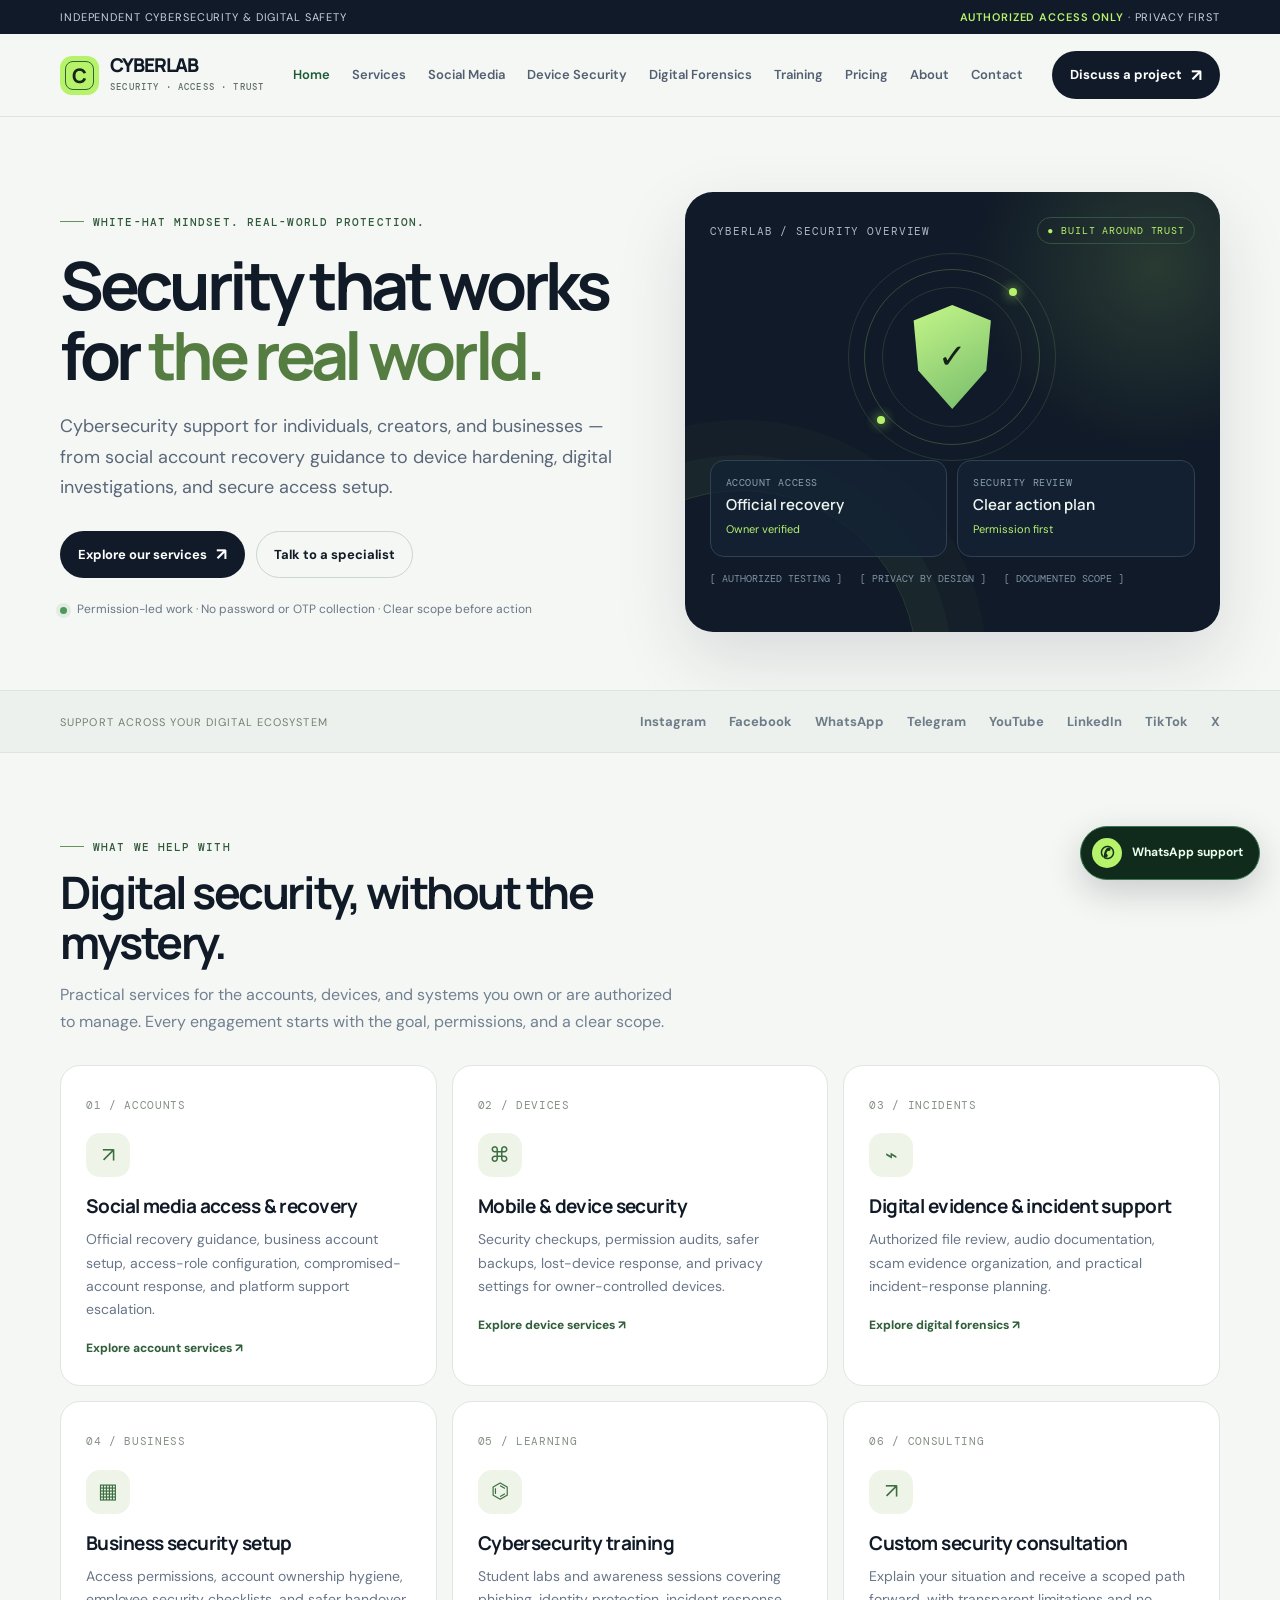
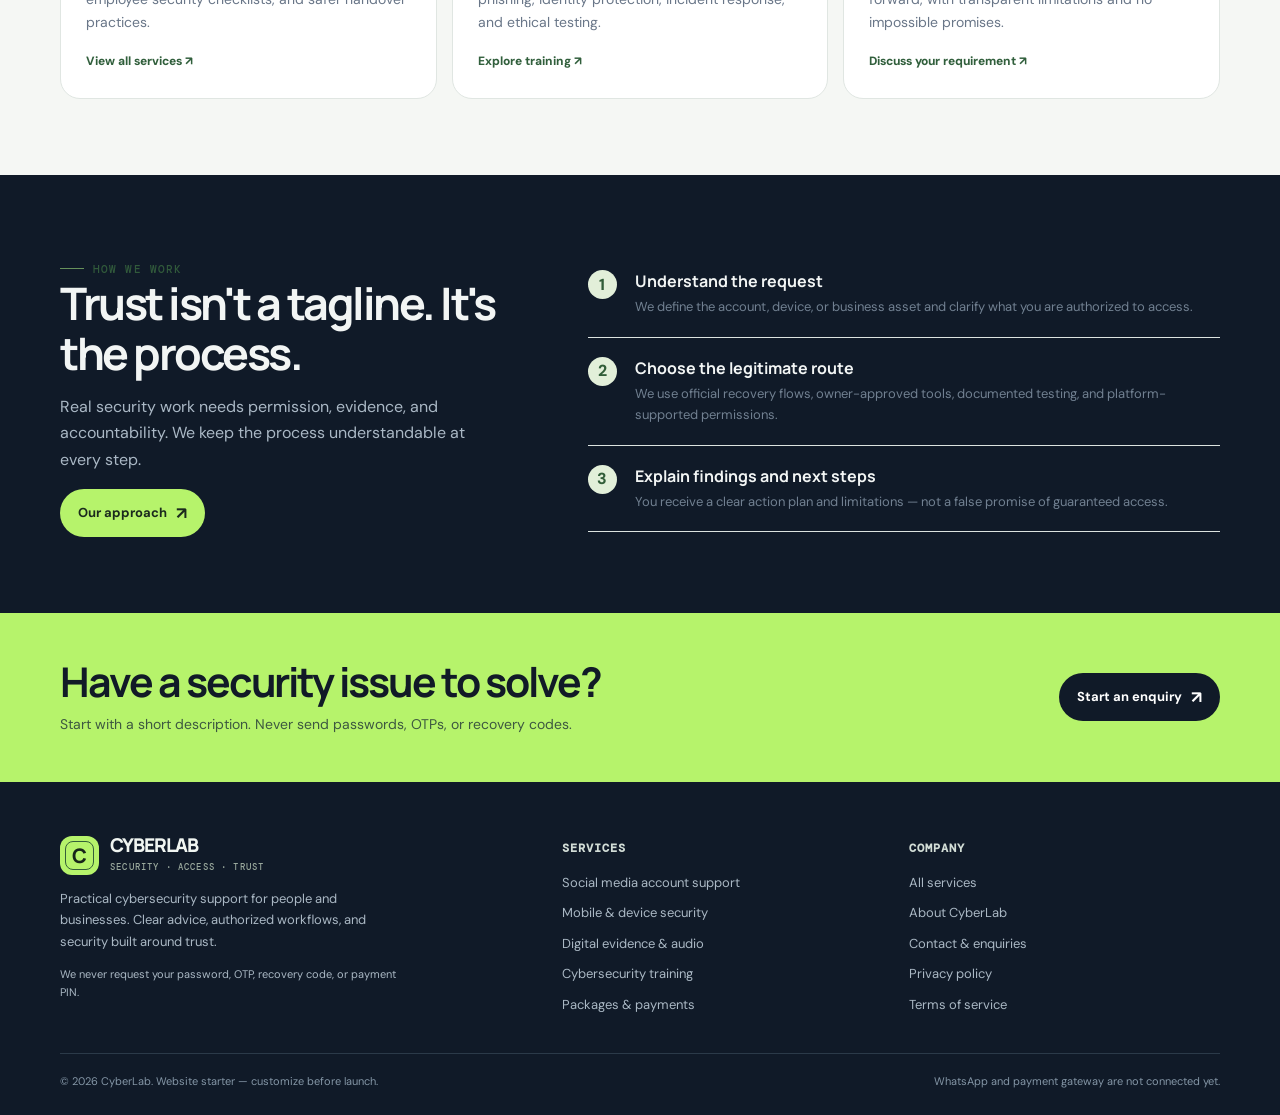
<file: index.html>
<!doctype html><html lang="en"><head><meta charset="utf-8"><meta name="viewport" content="width=device-width, initial-scale=1"><meta name="theme-color" content="#101a28"><meta name="description" content="White-hat cybersecurity services, social media account recovery guidance, device privacy, digital evidence, and security training."><title>CyberLab — Cybersecurity, Access & Digital Safety</title><link rel="stylesheet" href="./style.css"></head><body>
<div class="topline"><div class="wrap"><span>Independent cybersecurity & digital safety</span><span><strong>Authorized access only</strong> · Privacy first</span></div></div>
<header class="header"><div class="wrap nav">
<a class="brand" href="index.html"><span class="brandmark">C</span><span class="brandname">CYBERLAB<small>Security · Access · Trust</small></span></a>
<nav class="navlinks"><a class="active" href="index.html">Home</a><a class="" href="services.html">Services</a><a class="" href="social-media.html">Social Media</a><a class="" href="mobile-security.html">Device Security</a><a class="" href="digital-forensics.html">Digital Forensics</a><a class="" href="training.html">Training</a><a class="" href="pricing.html">Pricing</a><a class="" href="about.html">About</a><a class="" href="contact.html">Contact</a></nav><div class="navright"><a class="btn btn-dark" href="contact.html">Discuss a project <span class="arrow">↗</span></a><button class="menu-btn" type="button" aria-label="Open navigation">Menu ☰</button></div>
</div></header><main>
<section class="hero"><div class="wrap hero-grid"><div>
<div class="kicker">White-hat mindset. Real-world protection.</div>
<h1>Security that works for <em>the real world.</em></h1>
<p class="lead">Cybersecurity support for individuals, creators, and businesses — from social account recovery guidance to device hardening, digital investigations, and secure access setup.</p>
<div class="hero-actions"><a class="btn btn-dark" href="services.html">Explore our services <span class="arrow">↗</span></a><a class="btn btn-outline" href="contact.html">Talk to a specialist</a></div>
<div class="trustline"><span class="trustdot"></span><span>Permission-led work · No password or OTP collection · Clear scope before action</span></div>
</div><div class="hero-art"><div class="art-top"><span>CyberLab / Security overview</span><span class="live-pill">● Built around trust</span></div><div class="shield-visual"><div class="orbit"><i class="orbit-dot one"></i><i class="orbit-dot two"></i></div><div class="shield">✓</div></div><div class="art-bottom"><div class="mini-panel"><span>Account access</span><strong>Official recovery</strong><small>Owner verified</small></div><div class="mini-panel"><span>Security review</span><strong>Clear action plan</strong><small>Permission first</small></div></div><div class="art-note">[ AUTHORIZED TESTING ] &nbsp; [ PRIVACY BY DESIGN ] &nbsp; [ DOCUMENTED SCOPE ]</div></div></div></section>
<section class="logostrip"><div class="wrap"><p>Support across your digital ecosystem</p><div class="platforms"><span>Instagram</span><span>Facebook</span><span>WhatsApp</span><span>Telegram</span><span>YouTube</span><span>LinkedIn</span><span>TikTok</span><span>X</span></div></div></section>
<section class="section"><div class="wrap"><div class="section-head"><div class="kicker">What we help with</div><h2>Digital security, without the mystery.</h2><p>Practical services for the accounts, devices, and systems you own or are authorized to manage. Every engagement starts with the goal, permissions, and a clear scope.</p></div><div class="cards">
<article class="card"><span class="num">01 / ACCOUNTS</span><div class="card-icon">↗</div><h3>Social media access & recovery</h3><p>Official recovery guidance, business account setup, access-role configuration, compromised-account response, and platform support escalation.</p><a class="textlink" href="social-media.html">Explore account services ↗</a></article>
<article class="card"><span class="num">02 / DEVICES</span><div class="card-icon">⌘</div><h3>Mobile & device security</h3><p>Security checkups, permission audits, safer backups, lost-device response, and privacy settings for owner-controlled devices.</p><a class="textlink" href="mobile-security.html">Explore device services ↗</a></article>
<article class="card"><span class="num">03 / INCIDENTS</span><div class="card-icon">⌁</div><h3>Digital evidence & incident support</h3><p>Authorized file review, audio documentation, scam evidence organization, and practical incident-response planning.</p><a class="textlink" href="digital-forensics.html">Explore digital forensics ↗</a></article>
<article class="card"><span class="num">04 / BUSINESS</span><div class="card-icon">▦</div><h3>Business security setup</h3><p>Access permissions, account ownership hygiene, employee security checklists, and safer handover practices.</p><a class="textlink" href="services.html">View all services ↗</a></article>
<article class="card"><span class="num">05 / LEARNING</span><div class="card-icon">⌬</div><h3>Cybersecurity training</h3><p>Student labs and awareness sessions covering phishing, identity protection, incident response, and ethical testing.</p><a class="textlink" href="training.html">Explore training ↗</a></article>
<article class="card"><span class="num">06 / CONSULTING</span><div class="card-icon">↗</div><h3>Custom security consultation</h3><p>Explain your situation and receive a scoped path forward, with transparent limitations and no impossible promises.</p><a class="textlink" href="contact.html">Discuss your requirement ↗</a></article>
</div></div></section>
<section class="section dark"><div class="wrap split"><div><div class="kicker">How we work</div><h2>Trust isn't a tagline. It's the process.</h2><p style="color:#aab8c5;max-width:430px">Real security work needs permission, evidence, and accountability. We keep the process understandable at every step.</p><a class="btn btn-lime" href="about.html">Our approach <span class="arrow">↗</span></a></div><div class="checklist">
<div class="checkrow"><div class="checkmark">1</div><div><h3>Understand the request</h3><p>We define the account, device, or business asset and clarify what you are authorized to access.</p></div></div>
<div class="checkrow"><div class="checkmark">2</div><div><h3>Choose the legitimate route</h3><p>We use official recovery flows, owner-approved tools, documented testing, and platform-supported permissions.</p></div></div>
<div class="checkrow"><div class="checkmark">3</div><div><h3>Explain findings and next steps</h3><p>You receive a clear action plan and limitations — not a false promise of guaranteed access.</p></div></div>
</div></div></section>
<section class="band"><div class="wrap"><div><h2>Have a security issue to solve?</h2><p>Start with a short description. Never send passwords, OTPs, or recovery codes.</p></div><a class="btn btn-dark" href="contact.html">Start an enquiry <span class="arrow">↗</span></a></div></section>
</main>
<footer class="footer"><div class="wrap"><div class="footgrid">
<div><a class="brand" href="index.html"><span class="brandmark">C</span><span class="brandname">CYBERLAB<small>Security · Access · Trust</small></span></a><p>Practical cybersecurity support for people and businesses. Clear advice, authorized workflows, and security built around trust.</p><p style="font-size:11px">We never request your password, OTP, recovery code, or payment PIN.</p></div>
<div><h4>Services</h4><div class="footlinks"><a href="social-media.html">Social media account support</a><a href="mobile-security.html">Mobile & device security</a><a href="digital-forensics.html">Digital evidence & audio</a><a href="training.html">Cybersecurity training</a><a href="pricing.html">Packages & payments</a></div></div>
<div><h4>Company</h4><div class="footlinks"><a href="services.html">All services</a><a href="about.html">About CyberLab</a><a href="contact.html">Contact & enquiries</a><a href="privacy.html">Privacy policy</a><a href="terms.html">Terms of service</a></div></div>
</div><div class="copyright"><span>© <span data-year></span> CyberLab. Website starter — customize before launch.</span><span>WhatsApp and payment gateway are not connected yet.</span></div></div></footer>
<a class="wa-sticky disabled" data-wa href="#contact"><span class="wa-symbol">✆</span><span class="wa-text">WhatsApp support</span></a>
<script src="./app.js"></script></body></html>
</file>
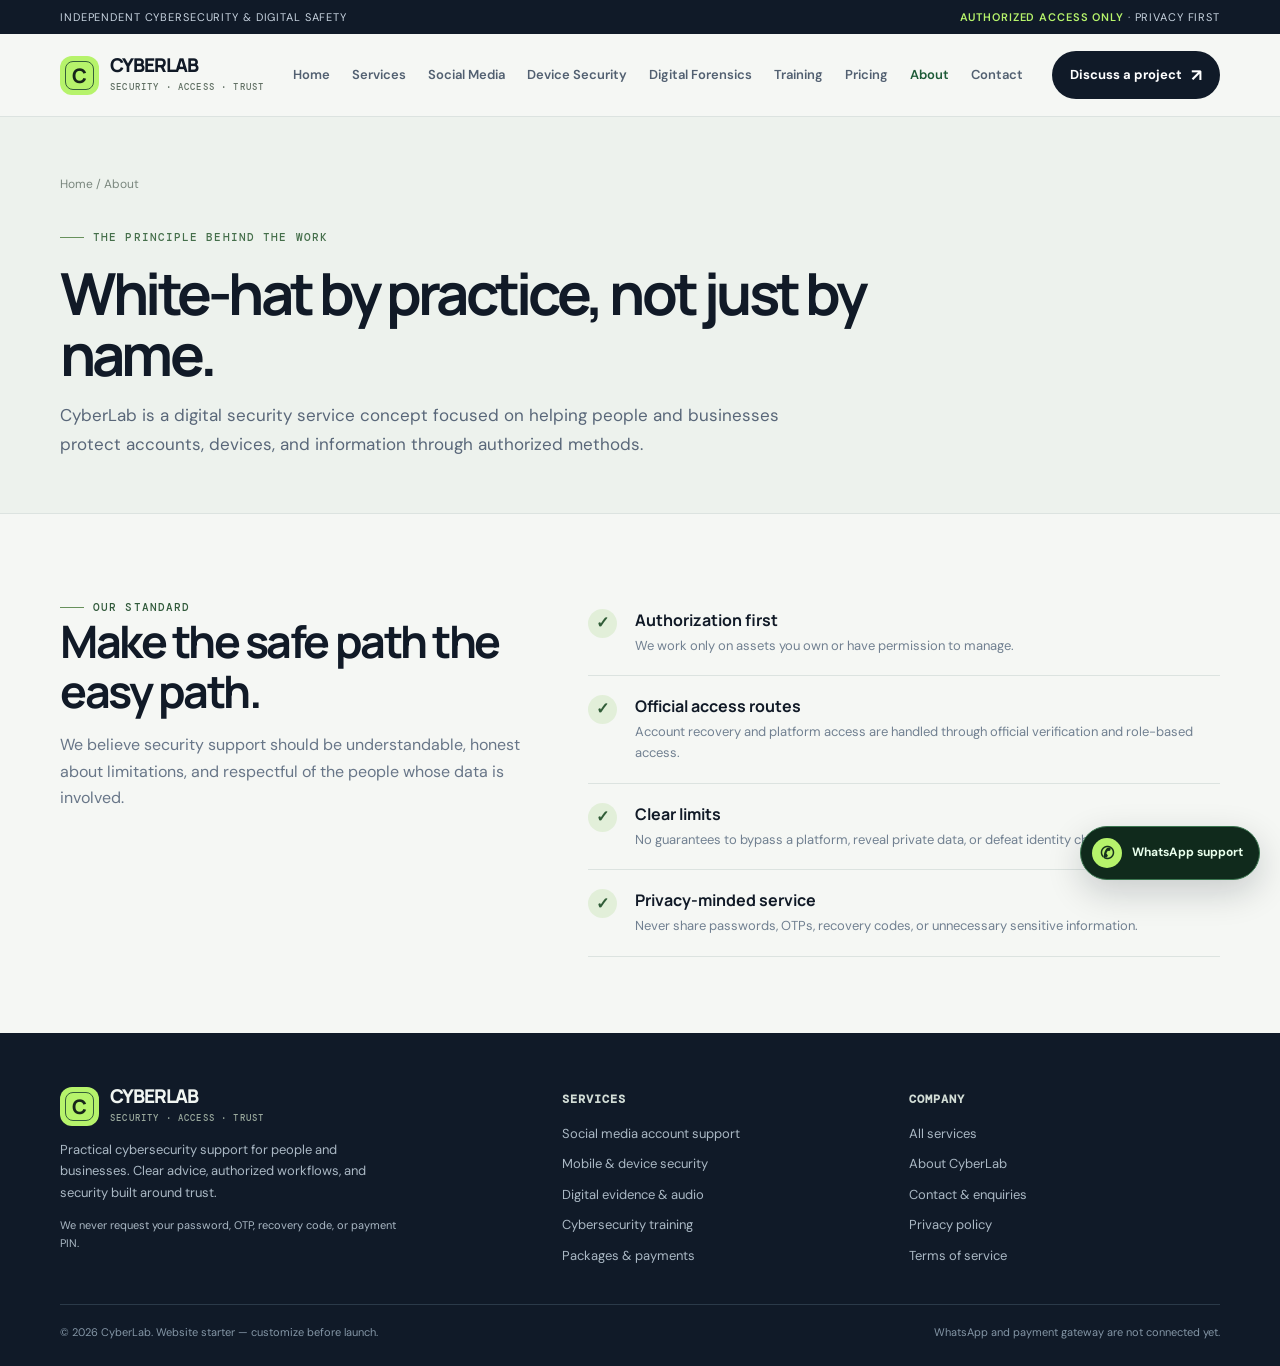
<file: about.html>
<!doctype html><html lang="en"><head><meta charset="utf-8"><meta name="viewport" content="width=device-width, initial-scale=1"><meta name="theme-color" content="#101a28"><meta name="description" content="Cybersecurity, account recovery guidance, device privacy and authorized digital safety services."><title>About CyberLab — Our Approach</title><link rel="stylesheet" href="./style.css"></head><body>
<div class="topline"><div class="wrap"><span>Independent cybersecurity & digital safety</span><span><strong>Authorized access only</strong> · Privacy first</span></div></div>
<header class="header"><div class="wrap nav">
<a class="brand" href="index.html"><span class="brandmark">C</span><span class="brandname">CYBERLAB<small>Security · Access · Trust</small></span></a>
<nav class="navlinks"><a class="" href="index.html">Home</a><a class="" href="services.html">Services</a><a class="" href="social-media.html">Social Media</a><a class="" href="mobile-security.html">Device Security</a><a class="" href="digital-forensics.html">Digital Forensics</a><a class="" href="training.html">Training</a><a class="" href="pricing.html">Pricing</a><a class="active" href="about.html">About</a><a class="" href="contact.html">Contact</a></nav><div class="navright"><a class="btn btn-dark" href="contact.html">Discuss a project <span class="arrow">↗</span></a><button class="menu-btn" type="button" aria-label="Open navigation">Menu ☰</button></div>
</div></header><main>
<section class="pagehero"><div class="wrap"><div class="crumb"><a href="index.html">Home</a> / About</div><div class="kicker">The principle behind the work</div><h1>White-hat by practice, not just by name.</h1><p class="lead">CyberLab is a digital security service concept focused on helping people and businesses protect accounts, devices, and information through authorized methods.</p></div></section>
<section class="section"><div class="wrap split"><div><div class="kicker">Our standard</div><h2>Make the safe path the easy path.</h2><p style="color:#687688">We believe security support should be understandable, honest about limitations, and respectful of the people whose data is involved.</p></div><div class="checklist"><div class="checkrow"><div class="checkmark">✓</div><div><h3>Authorization first</h3><p>We work only on assets you own or have permission to manage.</p></div></div><div class="checkrow"><div class="checkmark">✓</div><div><h3>Official access routes</h3><p>Account recovery and platform access are handled through official verification and role-based access.</p></div></div><div class="checkrow"><div class="checkmark">✓</div><div><h3>Clear limits</h3><p>No guarantees to bypass a platform, reveal private data, or defeat identity checks.</p></div></div><div class="checkrow"><div class="checkmark">✓</div><div><h3>Privacy-minded service</h3><p>Never share passwords, OTPs, recovery codes, or unnecessary sensitive information.</p></div></div></div></div></section>
</main>
<footer class="footer"><div class="wrap"><div class="footgrid">
<div><a class="brand" href="index.html"><span class="brandmark">C</span><span class="brandname">CYBERLAB<small>Security · Access · Trust</small></span></a><p>Practical cybersecurity support for people and businesses. Clear advice, authorized workflows, and security built around trust.</p><p style="font-size:11px">We never request your password, OTP, recovery code, or payment PIN.</p></div>
<div><h4>Services</h4><div class="footlinks"><a href="social-media.html">Social media account support</a><a href="mobile-security.html">Mobile & device security</a><a href="digital-forensics.html">Digital evidence & audio</a><a href="training.html">Cybersecurity training</a><a href="pricing.html">Packages & payments</a></div></div>
<div><h4>Company</h4><div class="footlinks"><a href="services.html">All services</a><a href="about.html">About CyberLab</a><a href="contact.html">Contact & enquiries</a><a href="privacy.html">Privacy policy</a><a href="terms.html">Terms of service</a></div></div>
</div><div class="copyright"><span>© <span data-year></span> CyberLab. Website starter — customize before launch.</span><span>WhatsApp and payment gateway are not connected yet.</span></div></div></footer>
<a class="wa-sticky disabled" data-wa href="#contact"><span class="wa-symbol">✆</span><span class="wa-text">WhatsApp support</span></a>
<script src="./app.js"></script></body></html>
</file>
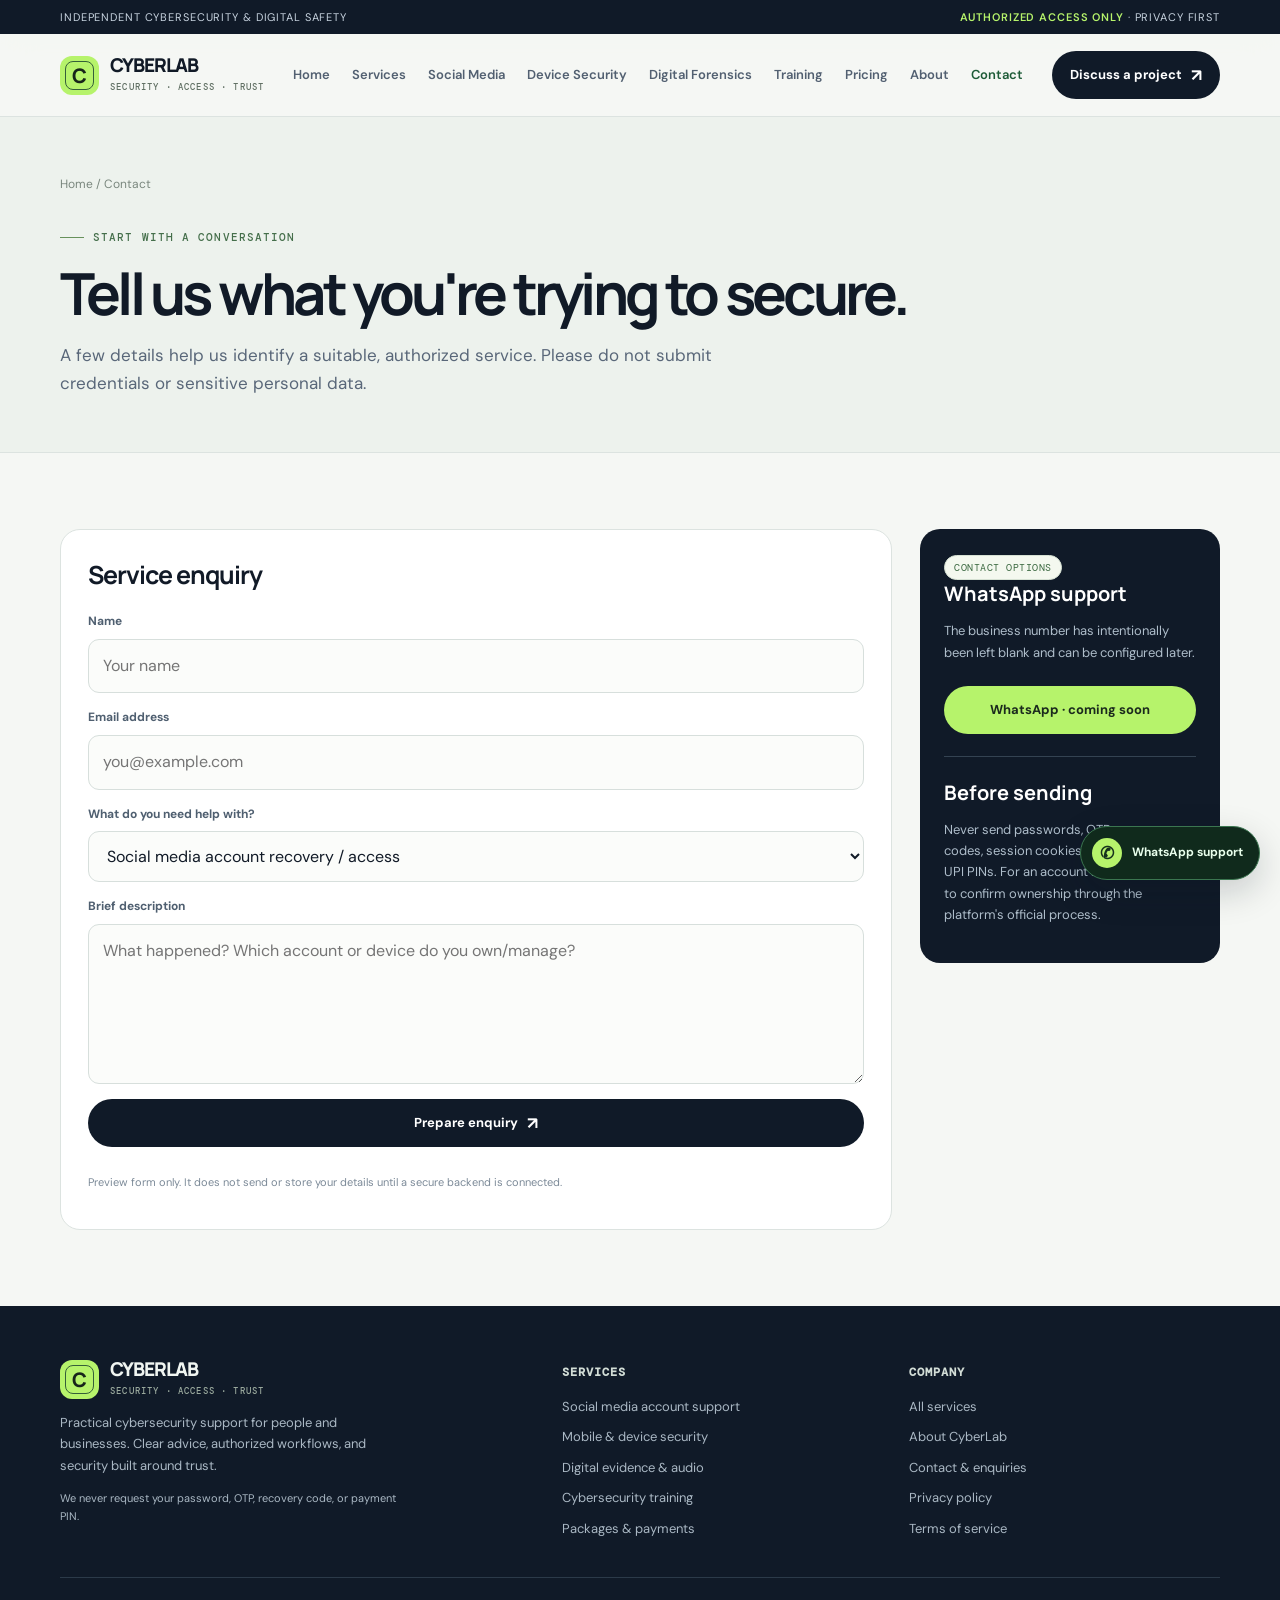
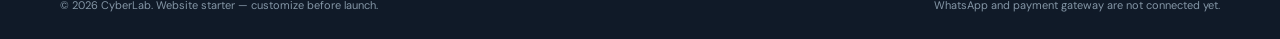
<file: contact.html>
<!doctype html><html lang="en"><head><meta charset="utf-8"><meta name="viewport" content="width=device-width, initial-scale=1"><meta name="theme-color" content="#101a28"><meta name="description" content="Cybersecurity, account recovery guidance, device privacy and authorized digital safety services."><title>Contact CyberLab — Service Enquiry</title><link rel="stylesheet" href="./style.css"></head><body>
<div class="topline"><div class="wrap"><span>Independent cybersecurity & digital safety</span><span><strong>Authorized access only</strong> · Privacy first</span></div></div>
<header class="header"><div class="wrap nav">
<a class="brand" href="index.html"><span class="brandmark">C</span><span class="brandname">CYBERLAB<small>Security · Access · Trust</small></span></a>
<nav class="navlinks"><a class="" href="index.html">Home</a><a class="" href="services.html">Services</a><a class="" href="social-media.html">Social Media</a><a class="" href="mobile-security.html">Device Security</a><a class="" href="digital-forensics.html">Digital Forensics</a><a class="" href="training.html">Training</a><a class="" href="pricing.html">Pricing</a><a class="" href="about.html">About</a><a class="active" href="contact.html">Contact</a></nav><div class="navright"><a class="btn btn-dark" href="contact.html">Discuss a project <span class="arrow">↗</span></a><button class="menu-btn" type="button" aria-label="Open navigation">Menu ☰</button></div>
</div></header><main>
<section class="pagehero" id="contact"><div class="wrap"><div class="crumb"><a href="index.html">Home</a> / Contact</div><div class="kicker">Start with a conversation</div><h1>Tell us what you're trying to secure.</h1><p class="lead">A few details help us identify a suitable, authorized service. Please do not submit credentials or sensitive personal data.</p></div></section>
<section class="section"><div class="wrap content-grid"><div class="formcard"><h2 style="font:700 25px Manrope;letter-spacing:-.04em;margin:0 0 20px">Service enquiry</h2><form id="service-request" class="form"><div class="field"><label for="name">Name</label><input id="name" name="name" placeholder="Your name" required></div><div class="field"><label for="email">Email address</label><input id="email" name="email" type="email" placeholder="you@example.com" required></div><div class="field"><label for="service">What do you need help with?</label><select id="service" name="service"><option>Social media account recovery / access</option><option>Business account setup and permissions</option><option>Mobile security and privacy</option><option>Digital evidence / scam incident</option><option>Cybersecurity training</option><option>Other authorized request</option></select></div><div class="field"><label for="details">Brief description</label><textarea id="details" name="details" rows="5" placeholder="What happened? Which account or device do you own/manage?" required></textarea></div><button class="btn btn-dark" type="submit">Prepare enquiry <span class="arrow">↗</span></button><p class="fine">Preview form only. It does not send or store your details until a secure backend is connected.</p><p id="form-note" class="notice" hidden></p></form></div><aside class="sidebox"><span class="tag">Contact options</span><h3>WhatsApp support</h3><p>The business number has intentionally been left blank and can be configured later.</p><a class="btn btn-lime" data-wa href="#contact">WhatsApp · coming soon</a><p class="fine" id="wa-note" hidden>WhatsApp is not connected yet. Add the business number in app.js.</p><hr style="border:0;border-top:1px solid #344352;margin:22px 0"><h3>Before sending</h3><p>Never send passwords, OTPs, recovery codes, session cookies, card details, or UPI PINs. For an account request, be ready to confirm ownership through the platform's official process.</p></aside></div></section>
</main>
<footer class="footer"><div class="wrap"><div class="footgrid">
<div><a class="brand" href="index.html"><span class="brandmark">C</span><span class="brandname">CYBERLAB<small>Security · Access · Trust</small></span></a><p>Practical cybersecurity support for people and businesses. Clear advice, authorized workflows, and security built around trust.</p><p style="font-size:11px">We never request your password, OTP, recovery code, or payment PIN.</p></div>
<div><h4>Services</h4><div class="footlinks"><a href="social-media.html">Social media account support</a><a href="mobile-security.html">Mobile & device security</a><a href="digital-forensics.html">Digital evidence & audio</a><a href="training.html">Cybersecurity training</a><a href="pricing.html">Packages & payments</a></div></div>
<div><h4>Company</h4><div class="footlinks"><a href="services.html">All services</a><a href="about.html">About CyberLab</a><a href="contact.html">Contact & enquiries</a><a href="privacy.html">Privacy policy</a><a href="terms.html">Terms of service</a></div></div>
</div><div class="copyright"><span>© <span data-year></span> CyberLab. Website starter — customize before launch.</span><span>WhatsApp and payment gateway are not connected yet.</span></div></div></footer>
<a class="wa-sticky disabled" data-wa href="#contact"><span class="wa-symbol">✆</span><span class="wa-text">WhatsApp support</span></a>
<script src="./app.js"></script></body></html>
</file>
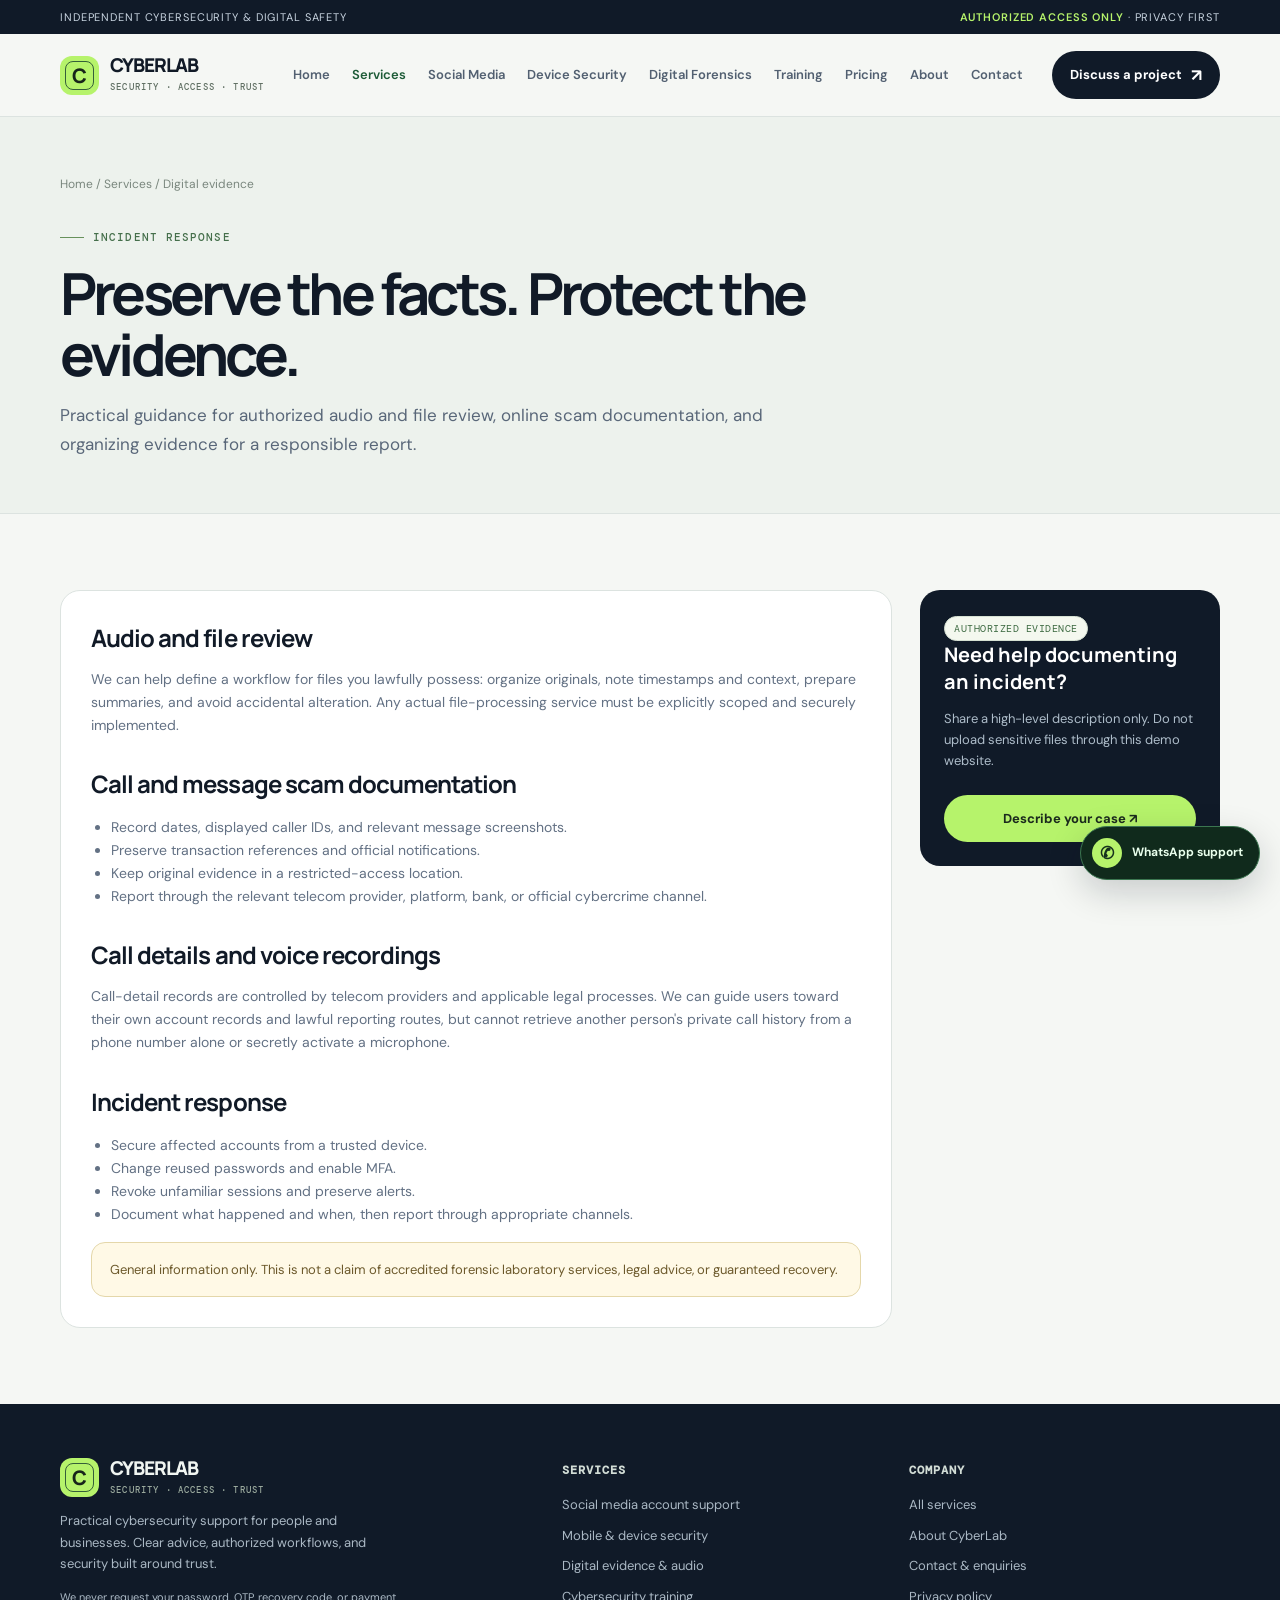
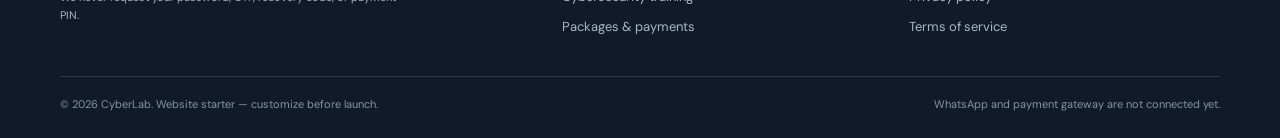
<file: digital-forensics.html>
<!doctype html><html lang="en"><head><meta charset="utf-8"><meta name="viewport" content="width=device-width, initial-scale=1"><meta name="theme-color" content="#101a28"><meta name="description" content="Cybersecurity, account recovery guidance, device privacy and authorized digital safety services."><title>Digital Evidence & Incident Support — CyberLab</title><link rel="stylesheet" href="./style.css"></head><body>
<div class="topline"><div class="wrap"><span>Independent cybersecurity & digital safety</span><span><strong>Authorized access only</strong> · Privacy first</span></div></div>
<header class="header"><div class="wrap nav">
<a class="brand" href="index.html"><span class="brandmark">C</span><span class="brandname">CYBERLAB<small>Security · Access · Trust</small></span></a>
<nav class="navlinks"><a class="" href="index.html">Home</a><a class="active" href="services.html">Services</a><a class="" href="social-media.html">Social Media</a><a class="" href="mobile-security.html">Device Security</a><a class="" href="digital-forensics.html">Digital Forensics</a><a class="" href="training.html">Training</a><a class="" href="pricing.html">Pricing</a><a class="" href="about.html">About</a><a class="" href="contact.html">Contact</a></nav><div class="navright"><a class="btn btn-dark" href="contact.html">Discuss a project <span class="arrow">↗</span></a><button class="menu-btn" type="button" aria-label="Open navigation">Menu ☰</button></div>
</div></header><main>
<section class="pagehero"><div class="wrap"><div class="crumb"><a href="index.html">Home</a> / <a href="services.html">Services</a> / Digital evidence</div><div class="kicker">Incident response</div><h1>Preserve the facts. Protect the evidence.</h1><p class="lead">Practical guidance for authorized audio and file review, online scam documentation, and organizing evidence for a responsible report.</p></div></section>
<section class="section"><div class="wrap content-grid"><div class="prose">
<h2>Audio and file review</h2><p>We can help define a workflow for files you lawfully possess: organize originals, note timestamps and context, prepare summaries, and avoid accidental alteration. Any actual file-processing service must be explicitly scoped and securely implemented.</p>
<h2>Call and message scam documentation</h2><ul><li>Record dates, displayed caller IDs, and relevant message screenshots.</li><li>Preserve transaction references and official notifications.</li><li>Keep original evidence in a restricted-access location.</li><li>Report through the relevant telecom provider, platform, bank, or official cybercrime channel.</li></ul>
<h2>Call details and voice recordings</h2><p>Call-detail records are controlled by telecom providers and applicable legal processes. We can guide users toward their own account records and lawful reporting routes, but cannot retrieve another person's private call history from a phone number alone or secretly activate a microphone.</p>
<h2>Incident response</h2><ul><li>Secure affected accounts from a trusted device.</li><li>Change reused passwords and enable MFA.</li><li>Revoke unfamiliar sessions and preserve alerts.</li><li>Document what happened and when, then report through appropriate channels.</li></ul>
<div class="note">General information only. This is not a claim of accredited forensic laboratory services, legal advice, or guaranteed recovery.</div>
</div><aside class="sidebox"><span class="tag">Authorized evidence</span><h3>Need help documenting an incident?</h3><p>Share a high-level description only. Do not upload sensitive files through this demo website.</p><a class="btn btn-lime" href="contact.html">Describe your case ↗</a></aside></div></section>
</main>
<footer class="footer"><div class="wrap"><div class="footgrid">
<div><a class="brand" href="index.html"><span class="brandmark">C</span><span class="brandname">CYBERLAB<small>Security · Access · Trust</small></span></a><p>Practical cybersecurity support for people and businesses. Clear advice, authorized workflows, and security built around trust.</p><p style="font-size:11px">We never request your password, OTP, recovery code, or payment PIN.</p></div>
<div><h4>Services</h4><div class="footlinks"><a href="social-media.html">Social media account support</a><a href="mobile-security.html">Mobile & device security</a><a href="digital-forensics.html">Digital evidence & audio</a><a href="training.html">Cybersecurity training</a><a href="pricing.html">Packages & payments</a></div></div>
<div><h4>Company</h4><div class="footlinks"><a href="services.html">All services</a><a href="about.html">About CyberLab</a><a href="contact.html">Contact & enquiries</a><a href="privacy.html">Privacy policy</a><a href="terms.html">Terms of service</a></div></div>
</div><div class="copyright"><span>© <span data-year></span> CyberLab. Website starter — customize before launch.</span><span>WhatsApp and payment gateway are not connected yet.</span></div></div></footer>
<a class="wa-sticky disabled" data-wa href="#contact"><span class="wa-symbol">✆</span><span class="wa-text">WhatsApp support</span></a>
<script src="./app.js"></script></body></html>
</file>
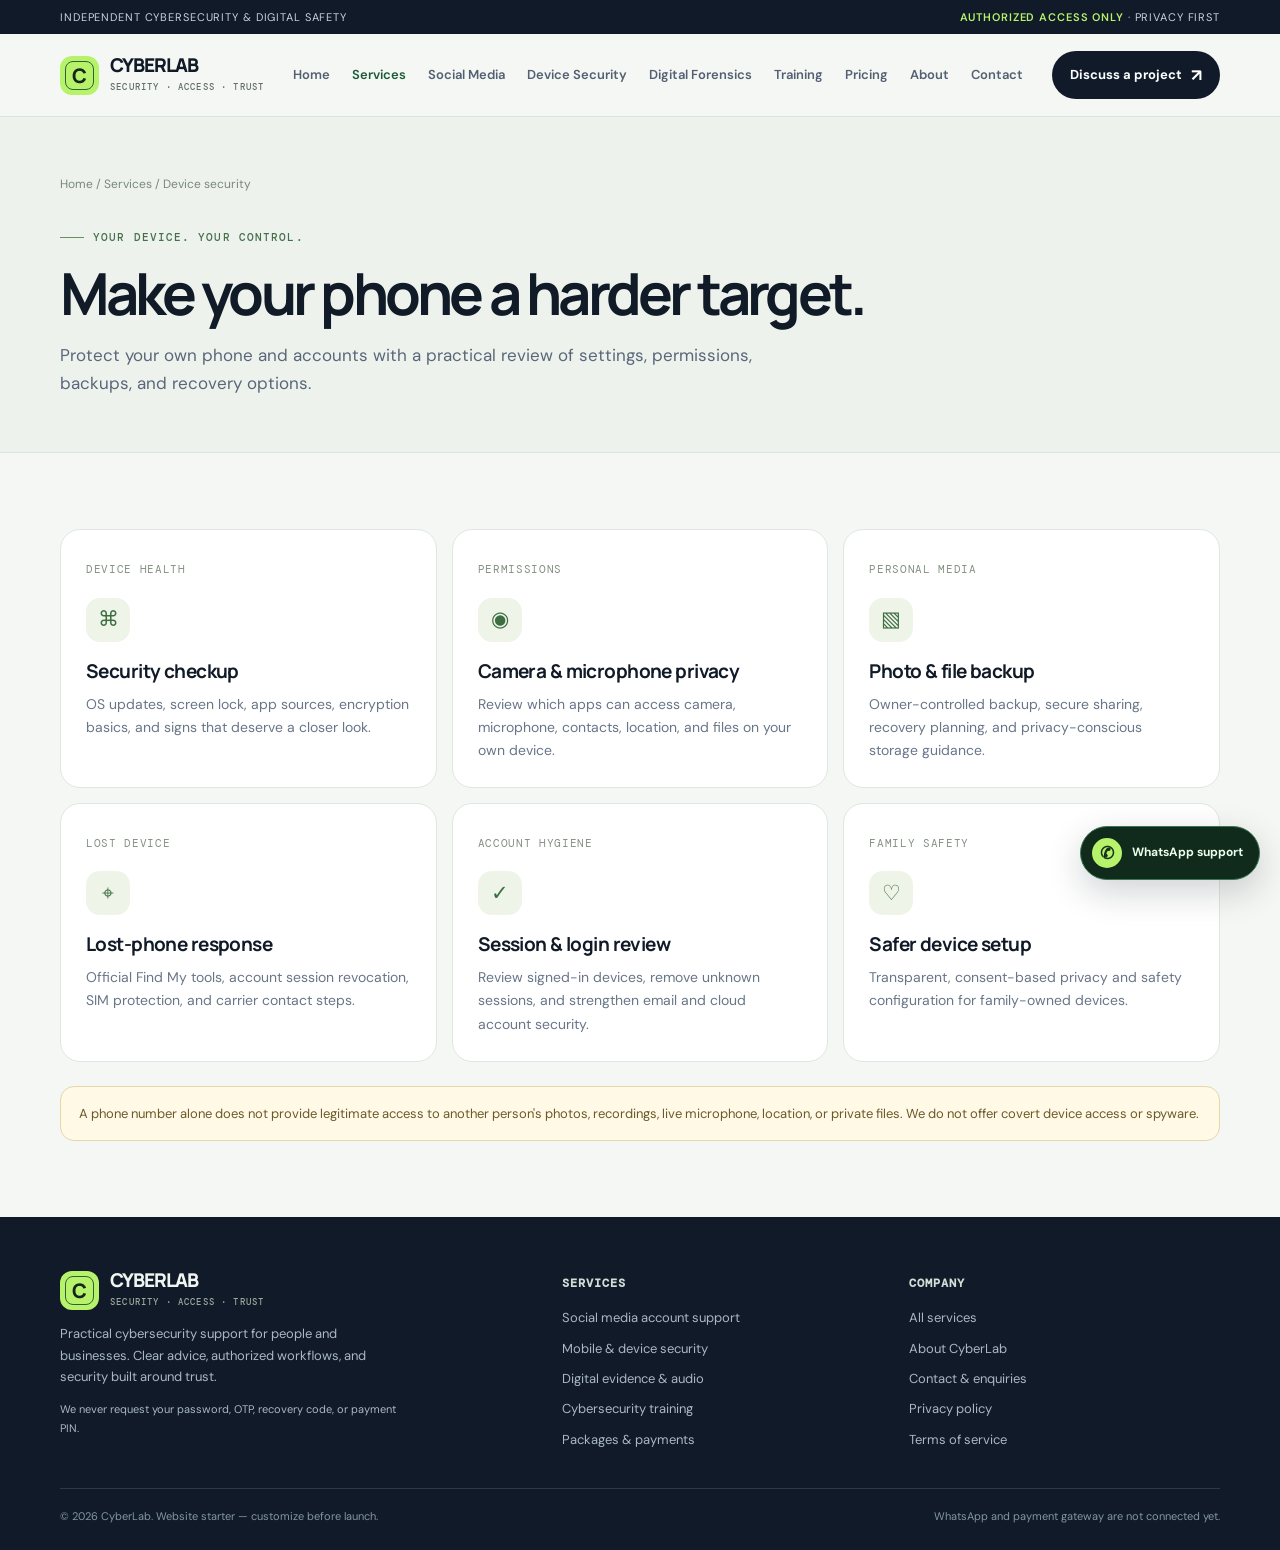
<file: mobile-security.html>
<!doctype html><html lang="en"><head><meta charset="utf-8"><meta name="viewport" content="width=device-width, initial-scale=1"><meta name="theme-color" content="#101a28"><meta name="description" content="Cybersecurity, account recovery guidance, device privacy and authorized digital safety services."><title>Mobile & Device Security — CyberLab</title><link rel="stylesheet" href="./style.css"></head><body>
<div class="topline"><div class="wrap"><span>Independent cybersecurity & digital safety</span><span><strong>Authorized access only</strong> · Privacy first</span></div></div>
<header class="header"><div class="wrap nav">
<a class="brand" href="index.html"><span class="brandmark">C</span><span class="brandname">CYBERLAB<small>Security · Access · Trust</small></span></a>
<nav class="navlinks"><a class="" href="index.html">Home</a><a class="active" href="services.html">Services</a><a class="" href="social-media.html">Social Media</a><a class="" href="mobile-security.html">Device Security</a><a class="" href="digital-forensics.html">Digital Forensics</a><a class="" href="training.html">Training</a><a class="" href="pricing.html">Pricing</a><a class="" href="about.html">About</a><a class="" href="contact.html">Contact</a></nav><div class="navright"><a class="btn btn-dark" href="contact.html">Discuss a project <span class="arrow">↗</span></a><button class="menu-btn" type="button" aria-label="Open navigation">Menu ☰</button></div>
</div></header><main>
<section class="pagehero"><div class="wrap"><div class="crumb"><a href="index.html">Home</a> / <a href="services.html">Services</a> / Device security</div><div class="kicker">Your device. Your control.</div><h1>Make your phone a harder target.</h1><p class="lead">Protect your own phone and accounts with a practical review of settings, permissions, backups, and recovery options.</p></div></section>
<section class="section"><div class="wrap"><div class="cards">
<article class="card"><span class="num">DEVICE HEALTH</span><div class="card-icon">⌘</div><h3>Security checkup</h3><p>OS updates, screen lock, app sources, encryption basics, and signs that deserve a closer look.</p></article>
<article class="card"><span class="num">PERMISSIONS</span><div class="card-icon">◉</div><h3>Camera & microphone privacy</h3><p>Review which apps can access camera, microphone, contacts, location, and files on your own device.</p></article>
<article class="card"><span class="num">PERSONAL MEDIA</span><div class="card-icon">▧</div><h3>Photo & file backup</h3><p>Owner-controlled backup, secure sharing, recovery planning, and privacy-conscious storage guidance.</p></article>
<article class="card"><span class="num">LOST DEVICE</span><div class="card-icon">⌖</div><h3>Lost-phone response</h3><p>Official Find My tools, account session revocation, SIM protection, and carrier contact steps.</p></article>
<article class="card"><span class="num">ACCOUNT HYGIENE</span><div class="card-icon">✓</div><h3>Session & login review</h3><p>Review signed-in devices, remove unknown sessions, and strengthen email and cloud account security.</p></article>
<article class="card"><span class="num">FAMILY SAFETY</span><div class="card-icon">♡</div><h3>Safer device setup</h3><p>Transparent, consent-based privacy and safety configuration for family-owned devices.</p></article>
</div><div class="note" style="margin-top:24px">A phone number alone does not provide legitimate access to another person's photos, recordings, live microphone, location, or private files. We do not offer covert device access or spyware.</div></div></section>
</main>
<footer class="footer"><div class="wrap"><div class="footgrid">
<div><a class="brand" href="index.html"><span class="brandmark">C</span><span class="brandname">CYBERLAB<small>Security · Access · Trust</small></span></a><p>Practical cybersecurity support for people and businesses. Clear advice, authorized workflows, and security built around trust.</p><p style="font-size:11px">We never request your password, OTP, recovery code, or payment PIN.</p></div>
<div><h4>Services</h4><div class="footlinks"><a href="social-media.html">Social media account support</a><a href="mobile-security.html">Mobile & device security</a><a href="digital-forensics.html">Digital evidence & audio</a><a href="training.html">Cybersecurity training</a><a href="pricing.html">Packages & payments</a></div></div>
<div><h4>Company</h4><div class="footlinks"><a href="services.html">All services</a><a href="about.html">About CyberLab</a><a href="contact.html">Contact & enquiries</a><a href="privacy.html">Privacy policy</a><a href="terms.html">Terms of service</a></div></div>
</div><div class="copyright"><span>© <span data-year></span> CyberLab. Website starter — customize before launch.</span><span>WhatsApp and payment gateway are not connected yet.</span></div></div></footer>
<a class="wa-sticky disabled" data-wa href="#contact"><span class="wa-symbol">✆</span><span class="wa-text">WhatsApp support</span></a>
<script src="./app.js"></script></body></html>
</file>
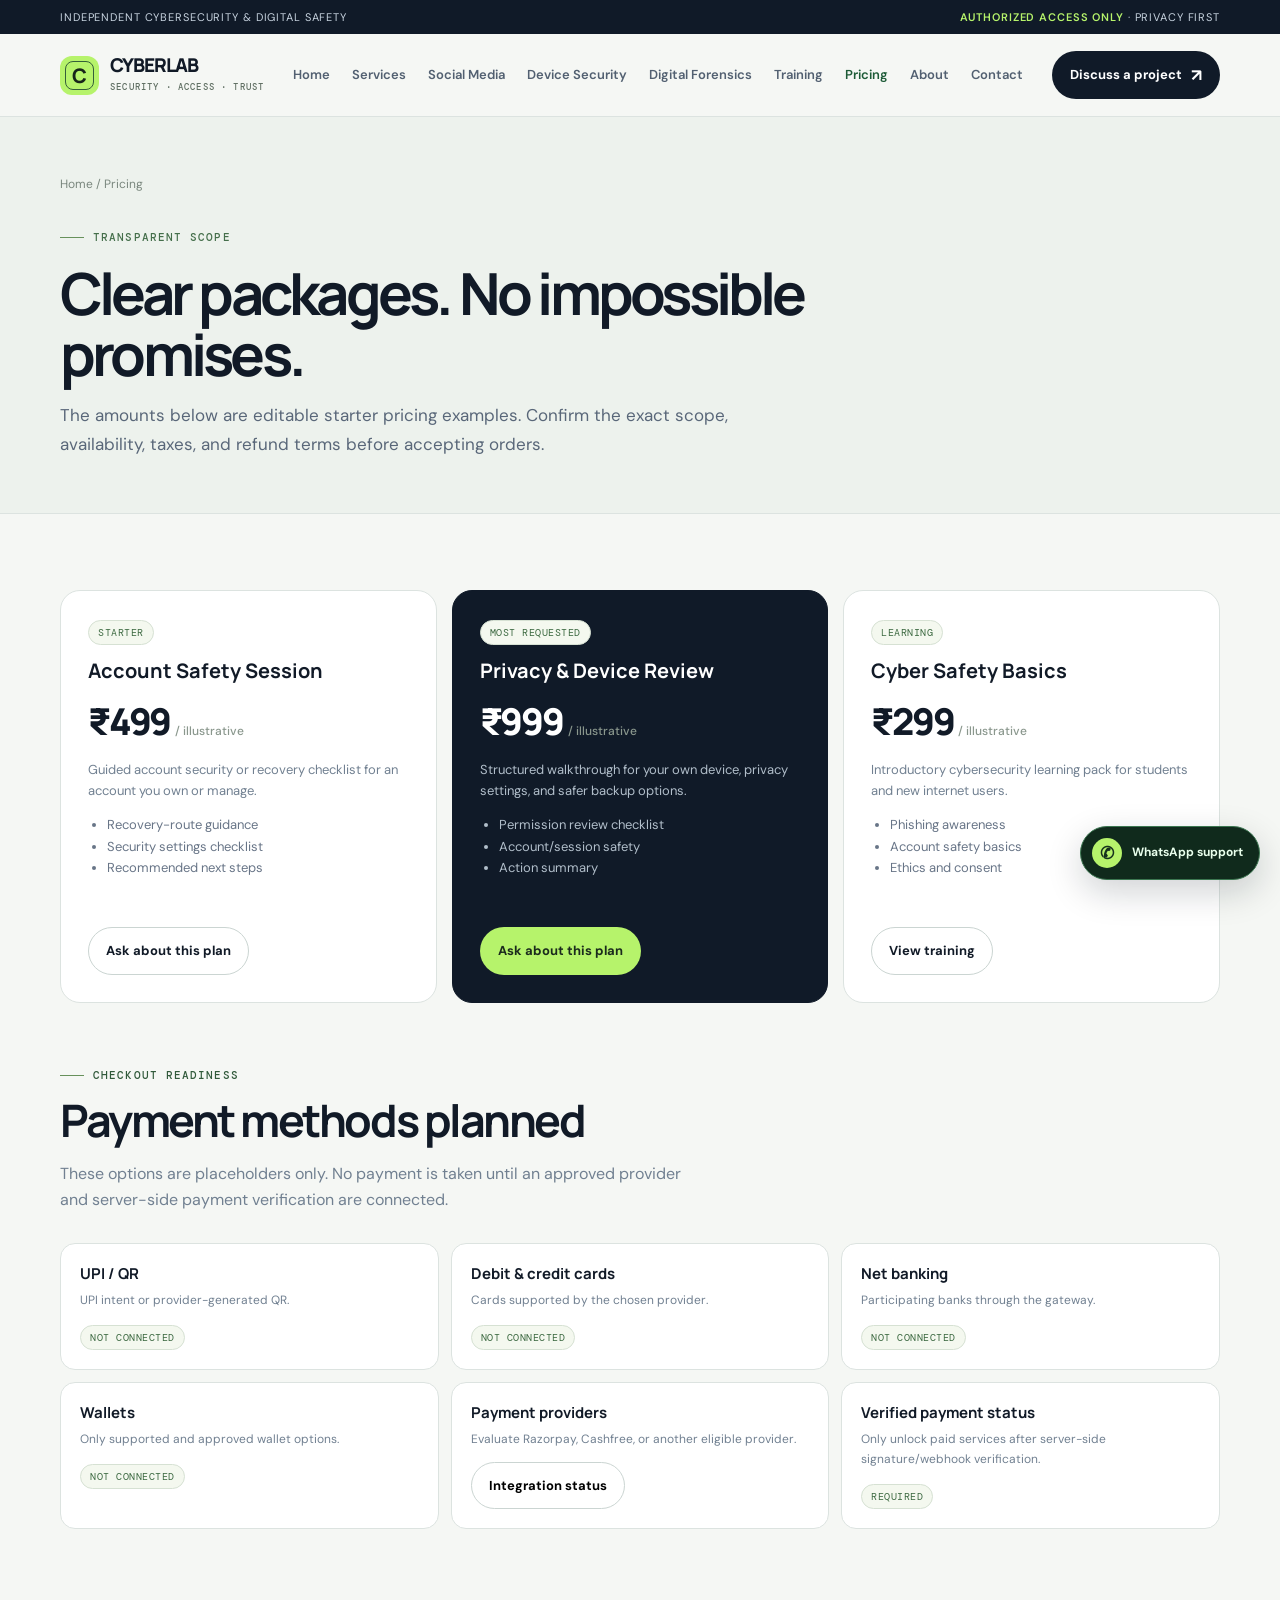
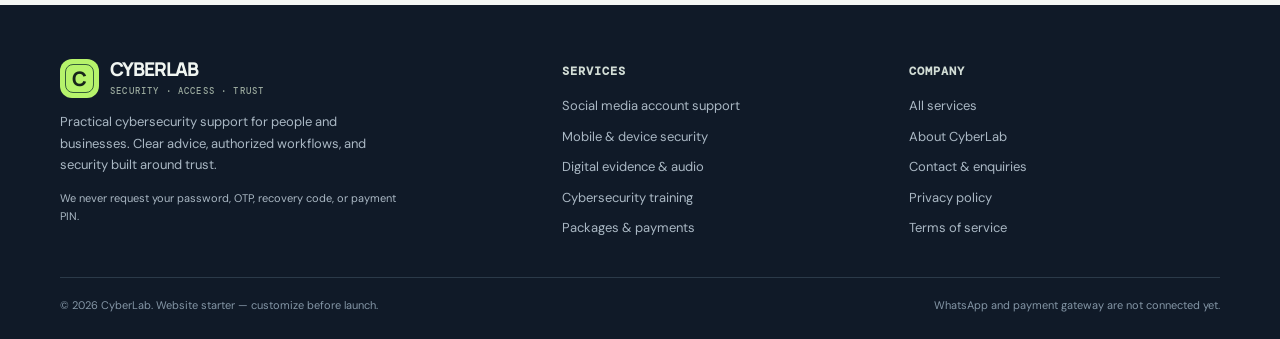
<file: pricing.html>
<!doctype html><html lang="en"><head><meta charset="utf-8"><meta name="viewport" content="width=device-width, initial-scale=1"><meta name="theme-color" content="#101a28"><meta name="description" content="Cybersecurity, account recovery guidance, device privacy and authorized digital safety services."><title>Pricing & Payment Options — CyberLab</title><link rel="stylesheet" href="./style.css"></head><body>
<div class="topline"><div class="wrap"><span>Independent cybersecurity & digital safety</span><span><strong>Authorized access only</strong> · Privacy first</span></div></div>
<header class="header"><div class="wrap nav">
<a class="brand" href="index.html"><span class="brandmark">C</span><span class="brandname">CYBERLAB<small>Security · Access · Trust</small></span></a>
<nav class="navlinks"><a class="" href="index.html">Home</a><a class="" href="services.html">Services</a><a class="" href="social-media.html">Social Media</a><a class="" href="mobile-security.html">Device Security</a><a class="" href="digital-forensics.html">Digital Forensics</a><a class="" href="training.html">Training</a><a class="active" href="pricing.html">Pricing</a><a class="" href="about.html">About</a><a class="" href="contact.html">Contact</a></nav><div class="navright"><a class="btn btn-dark" href="contact.html">Discuss a project <span class="arrow">↗</span></a><button class="menu-btn" type="button" aria-label="Open navigation">Menu ☰</button></div>
</div></header><main>
<section class="pagehero"><div class="wrap"><div class="crumb"><a href="index.html">Home</a> / Pricing</div><div class="kicker">Transparent scope</div><h1>Clear packages. No impossible promises.</h1><p class="lead">The amounts below are editable starter pricing examples. Confirm the exact scope, availability, taxes, and refund terms before accepting orders.</p></div></section>
<section class="section"><div class="wrap"><div class="prices">
<article class="price-card"><span class="tag">STARTER</span><h3>Account Safety Session</h3><div class="price">₹499 <small>/ illustrative</small></div><p>Guided account security or recovery checklist for an account you own or manage.</p><ul><li>Recovery-route guidance</li><li>Security settings checklist</li><li>Recommended next steps</li></ul><a class="btn btn-outline" href="contact.html">Ask about this plan</a></article>
<article class="price-card featured"><span class="tag">MOST REQUESTED</span><h3>Privacy & Device Review</h3><div class="price">₹999 <small>/ illustrative</small></div><p>Structured walkthrough for your own device, privacy settings, and safer backup options.</p><ul><li>Permission review checklist</li><li>Account/session safety</li><li>Action summary</li></ul><a class="btn btn-lime" href="contact.html">Ask about this plan</a></article>
<article class="price-card"><span class="tag">LEARNING</span><h3>Cyber Safety Basics</h3><div class="price">₹299 <small>/ illustrative</small></div><p>Introductory cybersecurity learning pack for students and new internet users.</p><ul><li>Phishing awareness</li><li>Account safety basics</li><li>Ethics and consent</li></ul><a class="btn btn-outline" href="training.html">View training</a></article>
</div>
<div class="section-head" style="margin-top:55px"><div class="kicker">Checkout readiness</div><h2>Payment methods planned</h2><p>These options are placeholders only. No payment is taken until an approved provider and server-side payment verification are connected.</p></div>
<div class="paygrid"><div class="paymethod"><b>UPI / QR</b><p>UPI intent or provider-generated QR.</p><span class="tag">Not connected</span></div><div class="paymethod"><b>Debit & credit cards</b><p>Cards supported by the chosen provider.</p><span class="tag">Not connected</span></div><div class="paymethod"><b>Net banking</b><p>Participating banks through the gateway.</p><span class="tag">Not connected</span></div><div class="paymethod"><b>Wallets</b><p>Only supported and approved wallet options.</p><span class="tag">Not connected</span></div><div class="paymethod"><b>Payment providers</b><p>Evaluate Razorpay, Cashfree, or another eligible provider.</p><button class="btn btn-outline" data-demo-payment type="button">Integration status</button></div><div class="paymethod"><b>Verified payment status</b><p>Only unlock paid services after server-side signature/webhook verification.</p><span class="tag">Required</span></div></div>
<p class="notice" id="payment-note" hidden style="margin-top:16px">Demo only. No transaction has started. Configure merchant approval, order creation, verification, receipts, taxes, and refunds before launch.</p>
</div></section>
</main>
<footer class="footer"><div class="wrap"><div class="footgrid">
<div><a class="brand" href="index.html"><span class="brandmark">C</span><span class="brandname">CYBERLAB<small>Security · Access · Trust</small></span></a><p>Practical cybersecurity support for people and businesses. Clear advice, authorized workflows, and security built around trust.</p><p style="font-size:11px">We never request your password, OTP, recovery code, or payment PIN.</p></div>
<div><h4>Services</h4><div class="footlinks"><a href="social-media.html">Social media account support</a><a href="mobile-security.html">Mobile & device security</a><a href="digital-forensics.html">Digital evidence & audio</a><a href="training.html">Cybersecurity training</a><a href="pricing.html">Packages & payments</a></div></div>
<div><h4>Company</h4><div class="footlinks"><a href="services.html">All services</a><a href="about.html">About CyberLab</a><a href="contact.html">Contact & enquiries</a><a href="privacy.html">Privacy policy</a><a href="terms.html">Terms of service</a></div></div>
</div><div class="copyright"><span>© <span data-year></span> CyberLab. Website starter — customize before launch.</span><span>WhatsApp and payment gateway are not connected yet.</span></div></div></footer>
<a class="wa-sticky disabled" data-wa href="#contact"><span class="wa-symbol">✆</span><span class="wa-text">WhatsApp support</span></a>
<script src="./app.js"></script></body></html>
</file>
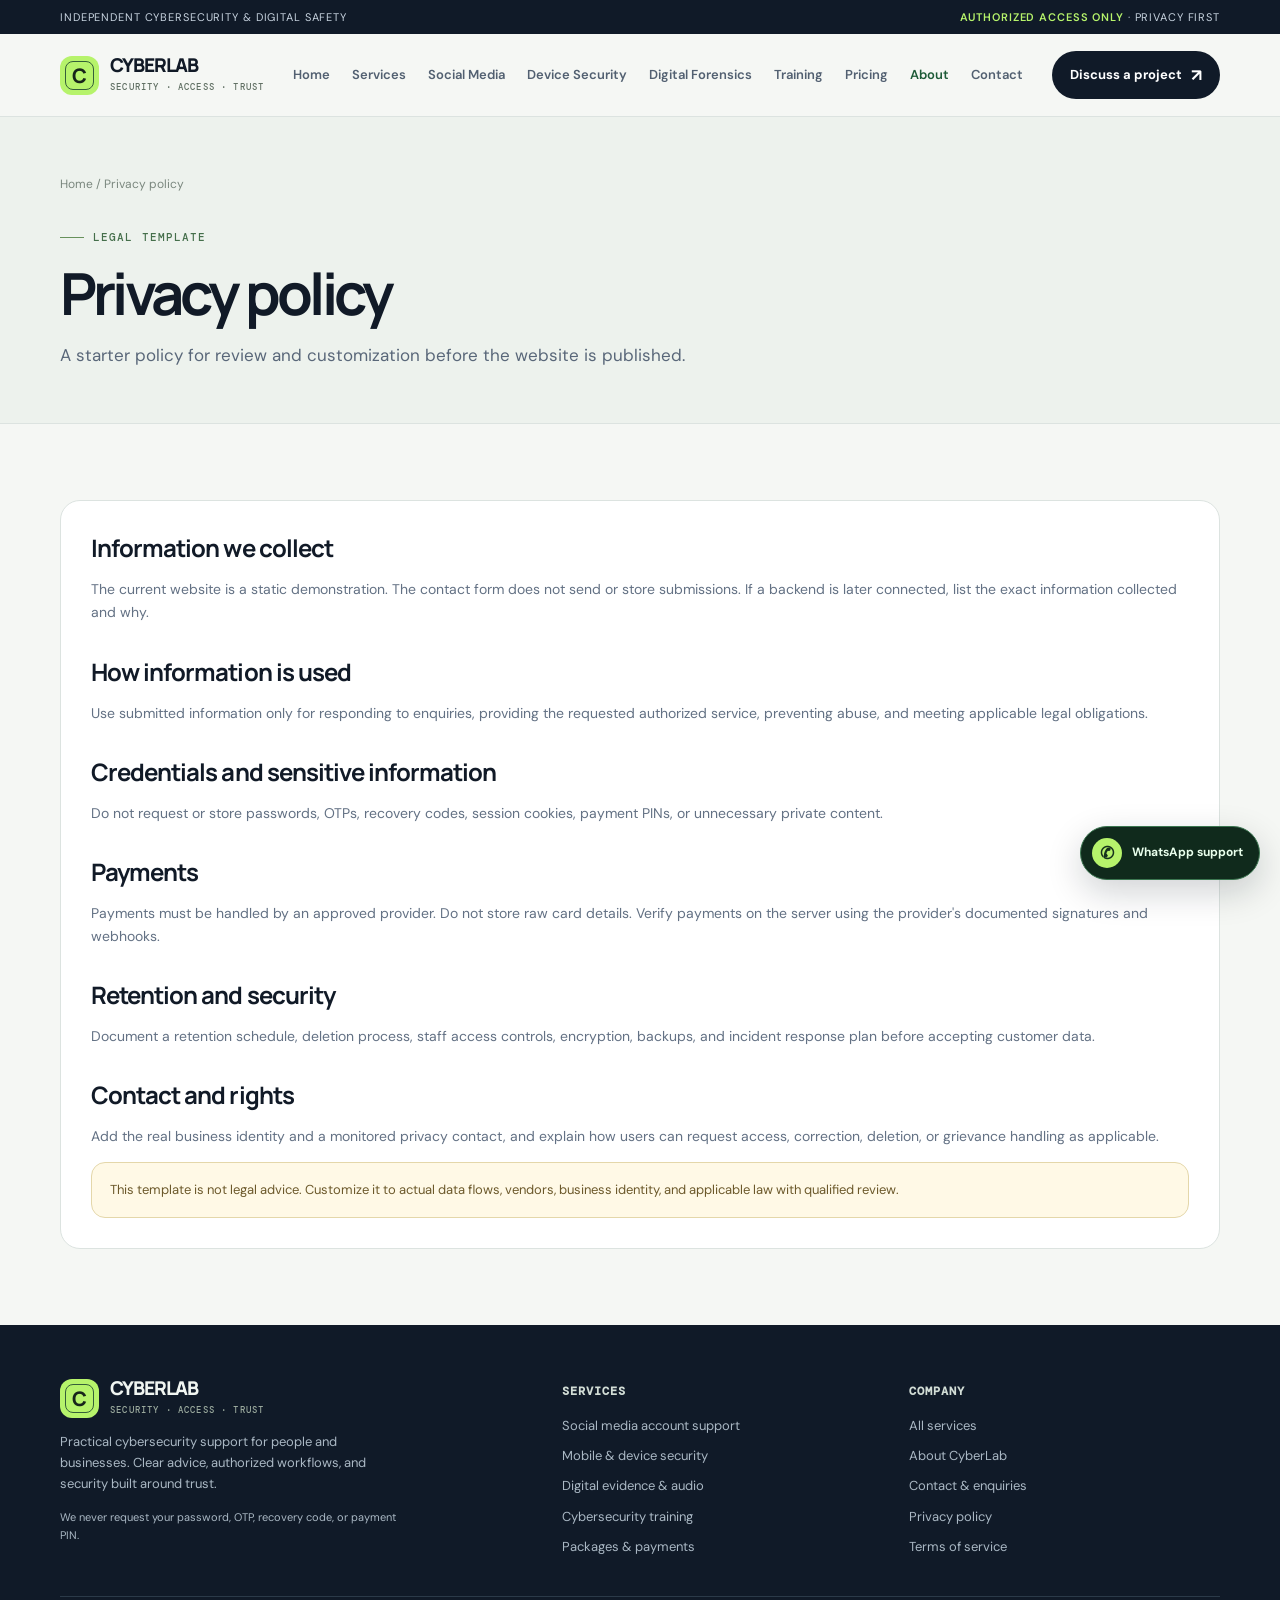
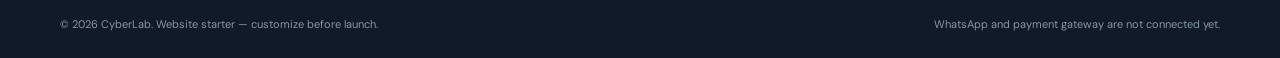
<file: privacy.html>
<!doctype html><html lang="en"><head><meta charset="utf-8"><meta name="viewport" content="width=device-width, initial-scale=1"><meta name="theme-color" content="#101a28"><meta name="description" content="Cybersecurity, account recovery guidance, device privacy and authorized digital safety services."><title>Privacy Policy — CyberLab</title><link rel="stylesheet" href="./style.css"></head><body>
<div class="topline"><div class="wrap"><span>Independent cybersecurity & digital safety</span><span><strong>Authorized access only</strong> · Privacy first</span></div></div>
<header class="header"><div class="wrap nav">
<a class="brand" href="index.html"><span class="brandmark">C</span><span class="brandname">CYBERLAB<small>Security · Access · Trust</small></span></a>
<nav class="navlinks"><a class="" href="index.html">Home</a><a class="" href="services.html">Services</a><a class="" href="social-media.html">Social Media</a><a class="" href="mobile-security.html">Device Security</a><a class="" href="digital-forensics.html">Digital Forensics</a><a class="" href="training.html">Training</a><a class="" href="pricing.html">Pricing</a><a class="active" href="about.html">About</a><a class="" href="contact.html">Contact</a></nav><div class="navright"><a class="btn btn-dark" href="contact.html">Discuss a project <span class="arrow">↗</span></a><button class="menu-btn" type="button" aria-label="Open navigation">Menu ☰</button></div>
</div></header><main>
<section class="pagehero"><div class="wrap"><div class="crumb"><a href="index.html">Home</a> / Privacy policy</div><div class="kicker">Legal template</div><h1>Privacy policy</h1><p class="lead">A starter policy for review and customization before the website is published.</p></div></section><section class="section"><div class="wrap"><div class="prose"><h2>Information we collect</h2><p>The current website is a static demonstration. The contact form does not send or store submissions. If a backend is later connected, list the exact information collected and why.</p><h2>How information is used</h2><p>Use submitted information only for responding to enquiries, providing the requested authorized service, preventing abuse, and meeting applicable legal obligations.</p><h2>Credentials and sensitive information</h2><p>Do not request or store passwords, OTPs, recovery codes, session cookies, payment PINs, or unnecessary private content.</p><h2>Payments</h2><p>Payments must be handled by an approved provider. Do not store raw card details. Verify payments on the server using the provider's documented signatures and webhooks.</p><h2>Retention and security</h2><p>Document a retention schedule, deletion process, staff access controls, encryption, backups, and incident response plan before accepting customer data.</p><h2>Contact and rights</h2><p>Add the real business identity and a monitored privacy contact, and explain how users can request access, correction, deletion, or grievance handling as applicable.</p><div class="note">This template is not legal advice. Customize it to actual data flows, vendors, business identity, and applicable law with qualified review.</div></div></div></section>
</main>
<footer class="footer"><div class="wrap"><div class="footgrid">
<div><a class="brand" href="index.html"><span class="brandmark">C</span><span class="brandname">CYBERLAB<small>Security · Access · Trust</small></span></a><p>Practical cybersecurity support for people and businesses. Clear advice, authorized workflows, and security built around trust.</p><p style="font-size:11px">We never request your password, OTP, recovery code, or payment PIN.</p></div>
<div><h4>Services</h4><div class="footlinks"><a href="social-media.html">Social media account support</a><a href="mobile-security.html">Mobile & device security</a><a href="digital-forensics.html">Digital evidence & audio</a><a href="training.html">Cybersecurity training</a><a href="pricing.html">Packages & payments</a></div></div>
<div><h4>Company</h4><div class="footlinks"><a href="services.html">All services</a><a href="about.html">About CyberLab</a><a href="contact.html">Contact & enquiries</a><a href="privacy.html">Privacy policy</a><a href="terms.html">Terms of service</a></div></div>
</div><div class="copyright"><span>© <span data-year></span> CyberLab. Website starter — customize before launch.</span><span>WhatsApp and payment gateway are not connected yet.</span></div></div></footer>
<a class="wa-sticky disabled" data-wa href="#contact"><span class="wa-symbol">✆</span><span class="wa-text">WhatsApp support</span></a>
<script src="./app.js"></script></body></html>
</file>
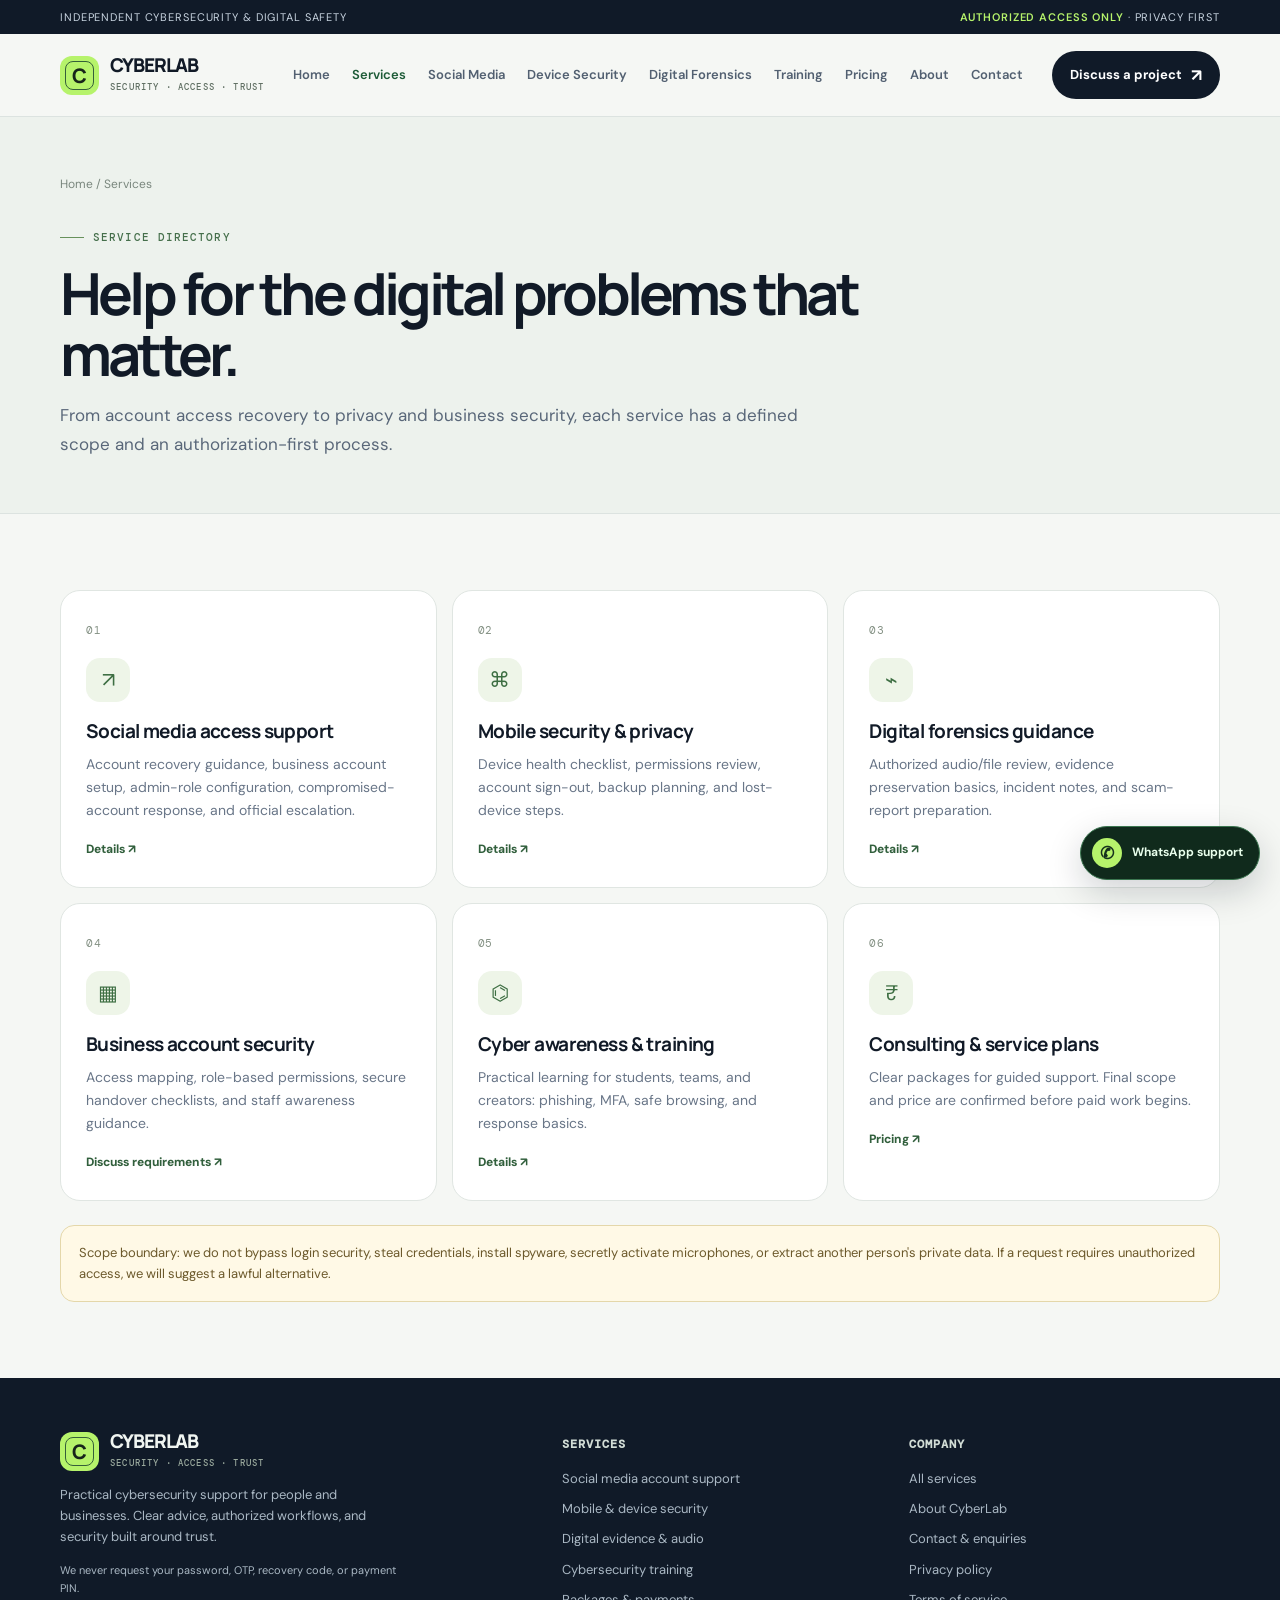
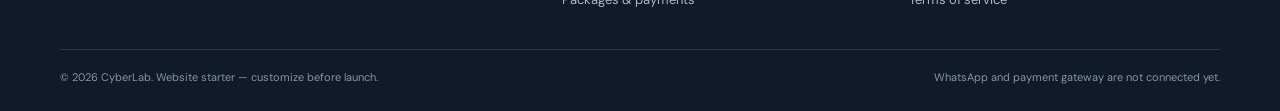
<file: services.html>
<!doctype html><html lang="en"><head><meta charset="utf-8"><meta name="viewport" content="width=device-width, initial-scale=1"><meta name="theme-color" content="#101a28"><meta name="description" content="Cybersecurity, account recovery guidance, device privacy and authorized digital safety services."><title>Services — CyberLab</title><link rel="stylesheet" href="./style.css"></head><body>
<div class="topline"><div class="wrap"><span>Independent cybersecurity & digital safety</span><span><strong>Authorized access only</strong> · Privacy first</span></div></div>
<header class="header"><div class="wrap nav">
<a class="brand" href="index.html"><span class="brandmark">C</span><span class="brandname">CYBERLAB<small>Security · Access · Trust</small></span></a>
<nav class="navlinks"><a class="" href="index.html">Home</a><a class="active" href="services.html">Services</a><a class="" href="social-media.html">Social Media</a><a class="" href="mobile-security.html">Device Security</a><a class="" href="digital-forensics.html">Digital Forensics</a><a class="" href="training.html">Training</a><a class="" href="pricing.html">Pricing</a><a class="" href="about.html">About</a><a class="" href="contact.html">Contact</a></nav><div class="navright"><a class="btn btn-dark" href="contact.html">Discuss a project <span class="arrow">↗</span></a><button class="menu-btn" type="button" aria-label="Open navigation">Menu ☰</button></div>
</div></header><main>
<section class="pagehero"><div class="wrap"><div class="crumb"><a href="index.html">Home</a> / Services</div><div class="kicker">Service directory</div><h1>Help for the digital problems that matter.</h1><p class="lead">From account access recovery to privacy and business security, each service has a defined scope and an authorization-first process.</p></div></section>
<section class="section"><div class="wrap"><div class="cards">
<article class="card"><span class="num">01</span><div class="card-icon">↗</div><h3>Social media access support</h3><p>Account recovery guidance, business account setup, admin-role configuration, compromised-account response, and official escalation.</p><a class="textlink" href="social-media.html">Details ↗</a></article>
<article class="card"><span class="num">02</span><div class="card-icon">⌘</div><h3>Mobile security & privacy</h3><p>Device health checklist, permissions review, account sign-out, backup planning, and lost-device steps.</p><a class="textlink" href="mobile-security.html">Details ↗</a></article>
<article class="card"><span class="num">03</span><div class="card-icon">⌁</div><h3>Digital forensics guidance</h3><p>Authorized audio/file review, evidence preservation basics, incident notes, and scam-report preparation.</p><a class="textlink" href="digital-forensics.html">Details ↗</a></article>
<article class="card"><span class="num">04</span><div class="card-icon">▦</div><h3>Business account security</h3><p>Access mapping, role-based permissions, secure handover checklists, and staff awareness guidance.</p><a class="textlink" href="contact.html">Discuss requirements ↗</a></article>
<article class="card"><span class="num">05</span><div class="card-icon">⌬</div><h3>Cyber awareness & training</h3><p>Practical learning for students, teams, and creators: phishing, MFA, safe browsing, and response basics.</p><a class="textlink" href="training.html">Details ↗</a></article>
<article class="card"><span class="num">06</span><div class="card-icon">₹</div><h3>Consulting & service plans</h3><p>Clear packages for guided support. Final scope and price are confirmed before paid work begins.</p><a class="textlink" href="pricing.html">Pricing ↗</a></article>
</div><div class="note" style="margin-top:24px">Scope boundary: we do not bypass login security, steal credentials, install spyware, secretly activate microphones, or extract another person's private data. If a request requires unauthorized access, we will suggest a lawful alternative.</div></div></section>
</main>
<footer class="footer"><div class="wrap"><div class="footgrid">
<div><a class="brand" href="index.html"><span class="brandmark">C</span><span class="brandname">CYBERLAB<small>Security · Access · Trust</small></span></a><p>Practical cybersecurity support for people and businesses. Clear advice, authorized workflows, and security built around trust.</p><p style="font-size:11px">We never request your password, OTP, recovery code, or payment PIN.</p></div>
<div><h4>Services</h4><div class="footlinks"><a href="social-media.html">Social media account support</a><a href="mobile-security.html">Mobile & device security</a><a href="digital-forensics.html">Digital evidence & audio</a><a href="training.html">Cybersecurity training</a><a href="pricing.html">Packages & payments</a></div></div>
<div><h4>Company</h4><div class="footlinks"><a href="services.html">All services</a><a href="about.html">About CyberLab</a><a href="contact.html">Contact & enquiries</a><a href="privacy.html">Privacy policy</a><a href="terms.html">Terms of service</a></div></div>
</div><div class="copyright"><span>© <span data-year></span> CyberLab. Website starter — customize before launch.</span><span>WhatsApp and payment gateway are not connected yet.</span></div></div></footer>
<a class="wa-sticky disabled" data-wa href="#contact"><span class="wa-symbol">✆</span><span class="wa-text">WhatsApp support</span></a>
<script src="./app.js"></script></body></html>
</file>
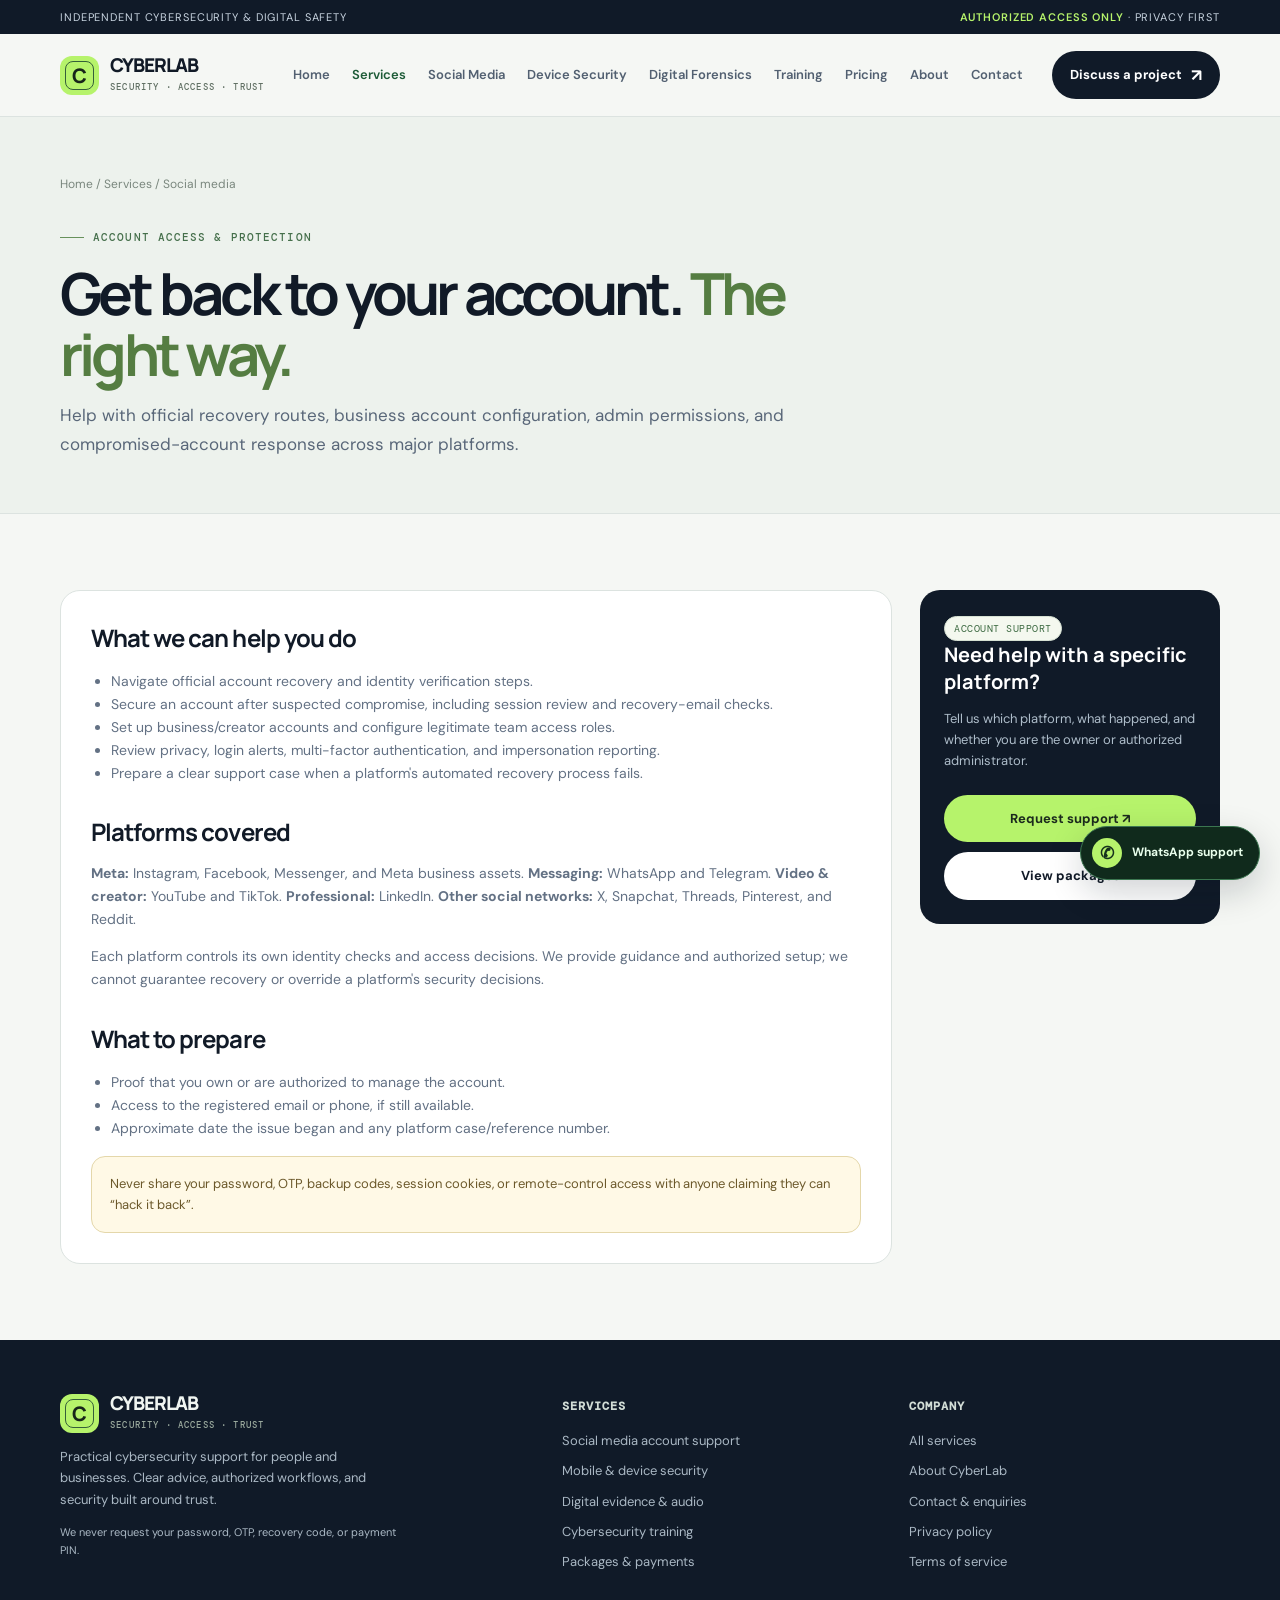
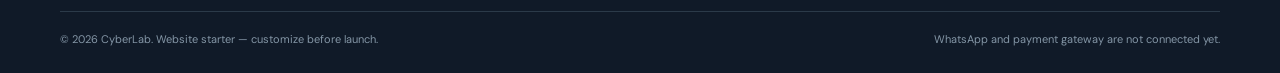
<file: social-media.html>
<!doctype html><html lang="en"><head><meta charset="utf-8"><meta name="viewport" content="width=device-width, initial-scale=1"><meta name="theme-color" content="#101a28"><meta name="description" content="Authorized social media account recovery guidance and business access setup for Instagram, Facebook, WhatsApp, Telegram, YouTube, TikTok, LinkedIn and more."><title>Social Media Account Support — CyberLab</title><link rel="stylesheet" href="./style.css"></head><body>
<div class="topline"><div class="wrap"><span>Independent cybersecurity & digital safety</span><span><strong>Authorized access only</strong> · Privacy first</span></div></div>
<header class="header"><div class="wrap nav">
<a class="brand" href="index.html"><span class="brandmark">C</span><span class="brandname">CYBERLAB<small>Security · Access · Trust</small></span></a>
<nav class="navlinks"><a class="" href="index.html">Home</a><a class="active" href="services.html">Services</a><a class="" href="social-media.html">Social Media</a><a class="" href="mobile-security.html">Device Security</a><a class="" href="digital-forensics.html">Digital Forensics</a><a class="" href="training.html">Training</a><a class="" href="pricing.html">Pricing</a><a class="" href="about.html">About</a><a class="" href="contact.html">Contact</a></nav><div class="navright"><a class="btn btn-dark" href="contact.html">Discuss a project <span class="arrow">↗</span></a><button class="menu-btn" type="button" aria-label="Open navigation">Menu ☰</button></div>
</div></header><main>
<section class="pagehero"><div class="wrap"><div class="crumb"><a href="index.html">Home</a> / <a href="services.html">Services</a> / Social media</div><div class="kicker">Account access & protection</div><h1>Get back to your account. <em>The right way.</em></h1><p class="lead">Help with official recovery routes, business account configuration, admin permissions, and compromised-account response across major platforms.</p></div></section>
<section class="section"><div class="wrap content-grid"><div class="prose">
<h2>What we can help you do</h2><ul><li>Navigate official account recovery and identity verification steps.</li><li>Secure an account after suspected compromise, including session review and recovery-email checks.</li><li>Set up business/creator accounts and configure legitimate team access roles.</li><li>Review privacy, login alerts, multi-factor authentication, and impersonation reporting.</li><li>Prepare a clear support case when a platform's automated recovery process fails.</li></ul>
<h2>Platforms covered</h2><p><strong>Meta:</strong> Instagram, Facebook, Messenger, and Meta business assets. <strong>Messaging:</strong> WhatsApp and Telegram. <strong>Video & creator:</strong> YouTube and TikTok. <strong>Professional:</strong> LinkedIn. <strong>Other social networks:</strong> X, Snapchat, Threads, Pinterest, and Reddit.</p>
<p>Each platform controls its own identity checks and access decisions. We provide guidance and authorized setup; we cannot guarantee recovery or override a platform's security decisions.</p>
<h2>What to prepare</h2><ul><li>Proof that you own or are authorized to manage the account.</li><li>Access to the registered email or phone, if still available.</li><li>Approximate date the issue began and any platform case/reference number.</li></ul>
<div class="note">Never share your password, OTP, backup codes, session cookies, or remote-control access with anyone claiming they can “hack it back”.</div>
</div><aside class="sidebox"><span class="tag">Account support</span><h3>Need help with a specific platform?</h3><p>Tell us which platform, what happened, and whether you are the owner or authorized administrator.</p><a class="btn btn-lime" href="contact.html">Request support ↗</a><a class="btn btn-white" href="pricing.html">View packages</a></aside></div></section>
</main>
<footer class="footer"><div class="wrap"><div class="footgrid">
<div><a class="brand" href="index.html"><span class="brandmark">C</span><span class="brandname">CYBERLAB<small>Security · Access · Trust</small></span></a><p>Practical cybersecurity support for people and businesses. Clear advice, authorized workflows, and security built around trust.</p><p style="font-size:11px">We never request your password, OTP, recovery code, or payment PIN.</p></div>
<div><h4>Services</h4><div class="footlinks"><a href="social-media.html">Social media account support</a><a href="mobile-security.html">Mobile & device security</a><a href="digital-forensics.html">Digital evidence & audio</a><a href="training.html">Cybersecurity training</a><a href="pricing.html">Packages & payments</a></div></div>
<div><h4>Company</h4><div class="footlinks"><a href="services.html">All services</a><a href="about.html">About CyberLab</a><a href="contact.html">Contact & enquiries</a><a href="privacy.html">Privacy policy</a><a href="terms.html">Terms of service</a></div></div>
</div><div class="copyright"><span>© <span data-year></span> CyberLab. Website starter — customize before launch.</span><span>WhatsApp and payment gateway are not connected yet.</span></div></div></footer>
<a class="wa-sticky disabled" data-wa href="#contact"><span class="wa-symbol">✆</span><span class="wa-text">WhatsApp support</span></a>
<script src="./app.js"></script></body></html>
</file>
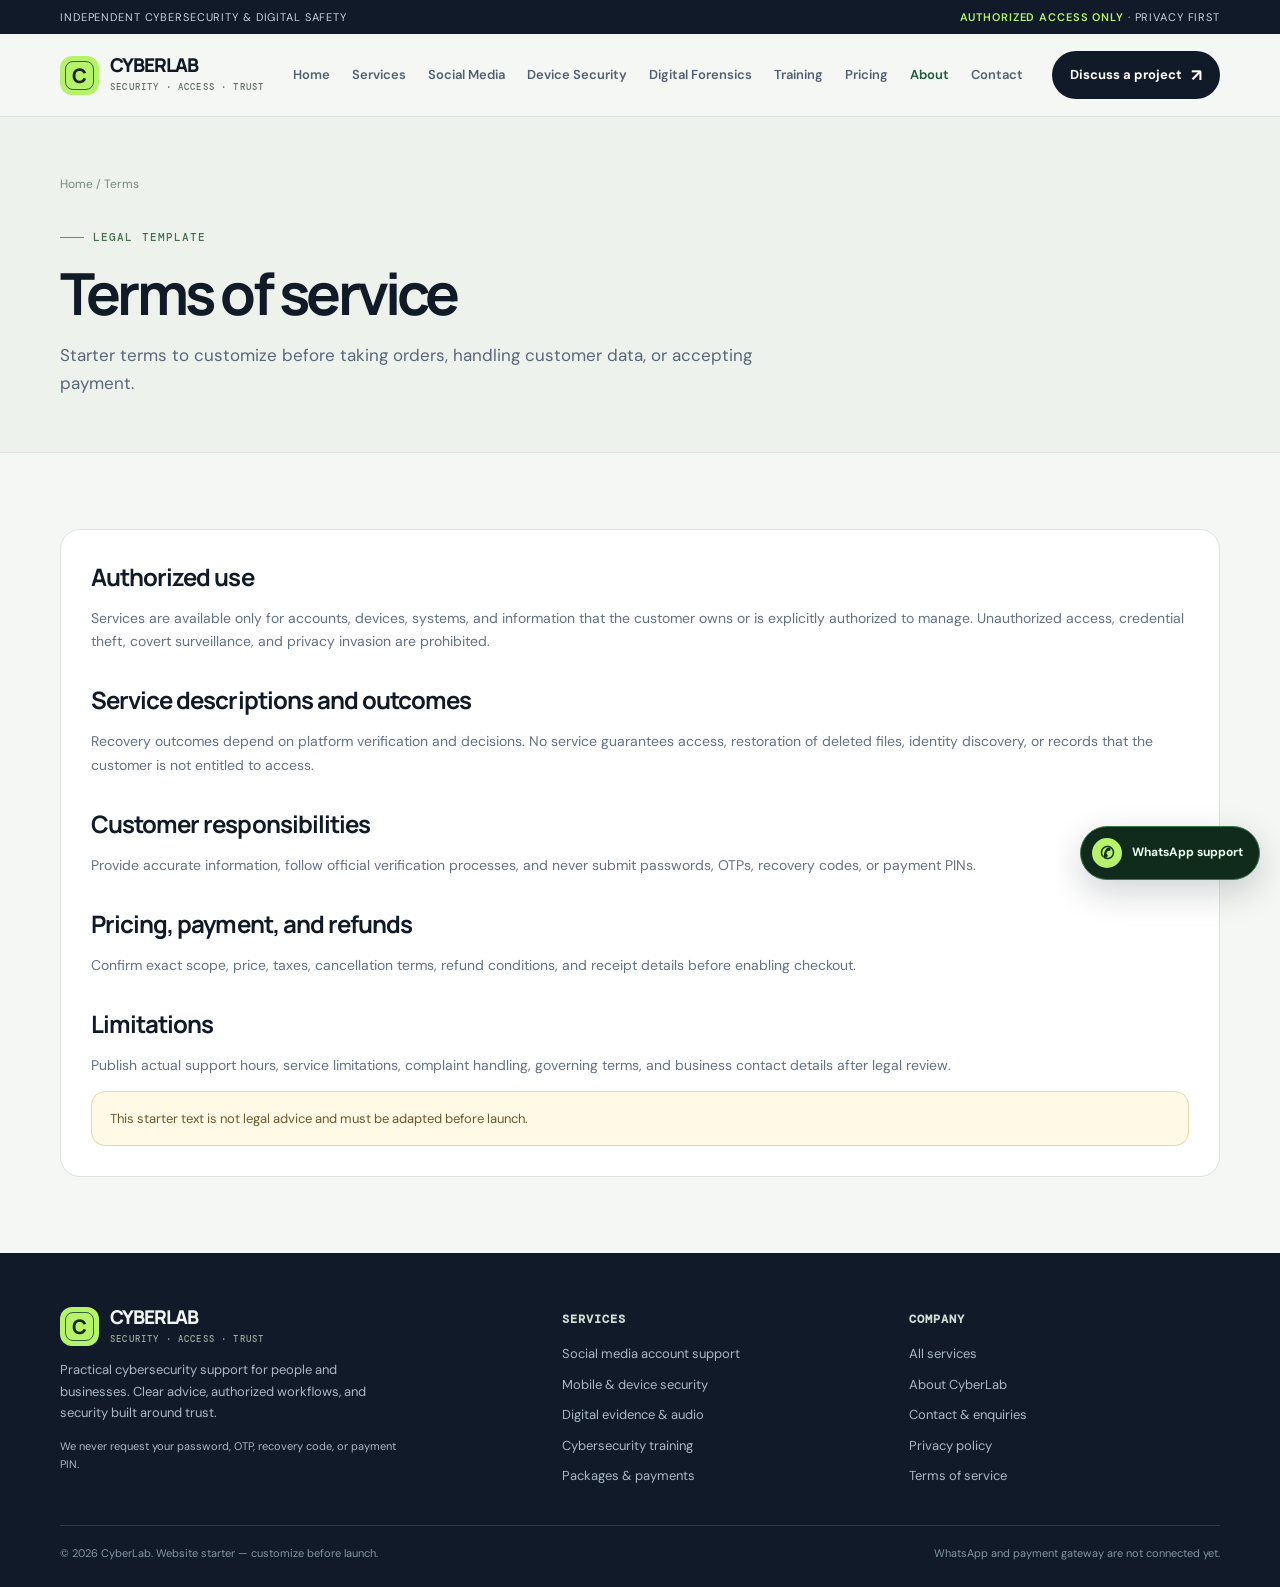
<file: terms.html>
<!doctype html><html lang="en"><head><meta charset="utf-8"><meta name="viewport" content="width=device-width, initial-scale=1"><meta name="theme-color" content="#101a28"><meta name="description" content="Cybersecurity, account recovery guidance, device privacy and authorized digital safety services."><title>Terms of Service — CyberLab</title><link rel="stylesheet" href="./style.css"></head><body>
<div class="topline"><div class="wrap"><span>Independent cybersecurity & digital safety</span><span><strong>Authorized access only</strong> · Privacy first</span></div></div>
<header class="header"><div class="wrap nav">
<a class="brand" href="index.html"><span class="brandmark">C</span><span class="brandname">CYBERLAB<small>Security · Access · Trust</small></span></a>
<nav class="navlinks"><a class="" href="index.html">Home</a><a class="" href="services.html">Services</a><a class="" href="social-media.html">Social Media</a><a class="" href="mobile-security.html">Device Security</a><a class="" href="digital-forensics.html">Digital Forensics</a><a class="" href="training.html">Training</a><a class="" href="pricing.html">Pricing</a><a class="active" href="about.html">About</a><a class="" href="contact.html">Contact</a></nav><div class="navright"><a class="btn btn-dark" href="contact.html">Discuss a project <span class="arrow">↗</span></a><button class="menu-btn" type="button" aria-label="Open navigation">Menu ☰</button></div>
</div></header><main>
<section class="pagehero"><div class="wrap"><div class="crumb"><a href="index.html">Home</a> / Terms</div><div class="kicker">Legal template</div><h1>Terms of service</h1><p class="lead">Starter terms to customize before taking orders, handling customer data, or accepting payment.</p></div></section><section class="section"><div class="wrap"><div class="prose"><h2>Authorized use</h2><p>Services are available only for accounts, devices, systems, and information that the customer owns or is explicitly authorized to manage. Unauthorized access, credential theft, covert surveillance, and privacy invasion are prohibited.</p><h2>Service descriptions and outcomes</h2><p>Recovery outcomes depend on platform verification and decisions. No service guarantees access, restoration of deleted files, identity discovery, or records that the customer is not entitled to access.</p><h2>Customer responsibilities</h2><p>Provide accurate information, follow official verification processes, and never submit passwords, OTPs, recovery codes, or payment PINs.</p><h2>Pricing, payment, and refunds</h2><p>Confirm exact scope, price, taxes, cancellation terms, refund conditions, and receipt details before enabling checkout.</p><h2>Limitations</h2><p>Publish actual support hours, service limitations, complaint handling, governing terms, and business contact details after legal review.</p><div class="note">This starter text is not legal advice and must be adapted before launch.</div></div></div></section>
</main>
<footer class="footer"><div class="wrap"><div class="footgrid">
<div><a class="brand" href="index.html"><span class="brandmark">C</span><span class="brandname">CYBERLAB<small>Security · Access · Trust</small></span></a><p>Practical cybersecurity support for people and businesses. Clear advice, authorized workflows, and security built around trust.</p><p style="font-size:11px">We never request your password, OTP, recovery code, or payment PIN.</p></div>
<div><h4>Services</h4><div class="footlinks"><a href="social-media.html">Social media account support</a><a href="mobile-security.html">Mobile & device security</a><a href="digital-forensics.html">Digital evidence & audio</a><a href="training.html">Cybersecurity training</a><a href="pricing.html">Packages & payments</a></div></div>
<div><h4>Company</h4><div class="footlinks"><a href="services.html">All services</a><a href="about.html">About CyberLab</a><a href="contact.html">Contact & enquiries</a><a href="privacy.html">Privacy policy</a><a href="terms.html">Terms of service</a></div></div>
</div><div class="copyright"><span>© <span data-year></span> CyberLab. Website starter — customize before launch.</span><span>WhatsApp and payment gateway are not connected yet.</span></div></div></footer>
<a class="wa-sticky disabled" data-wa href="#contact"><span class="wa-symbol">✆</span><span class="wa-text">WhatsApp support</span></a>
<script src="./app.js"></script></body></html>
</file>
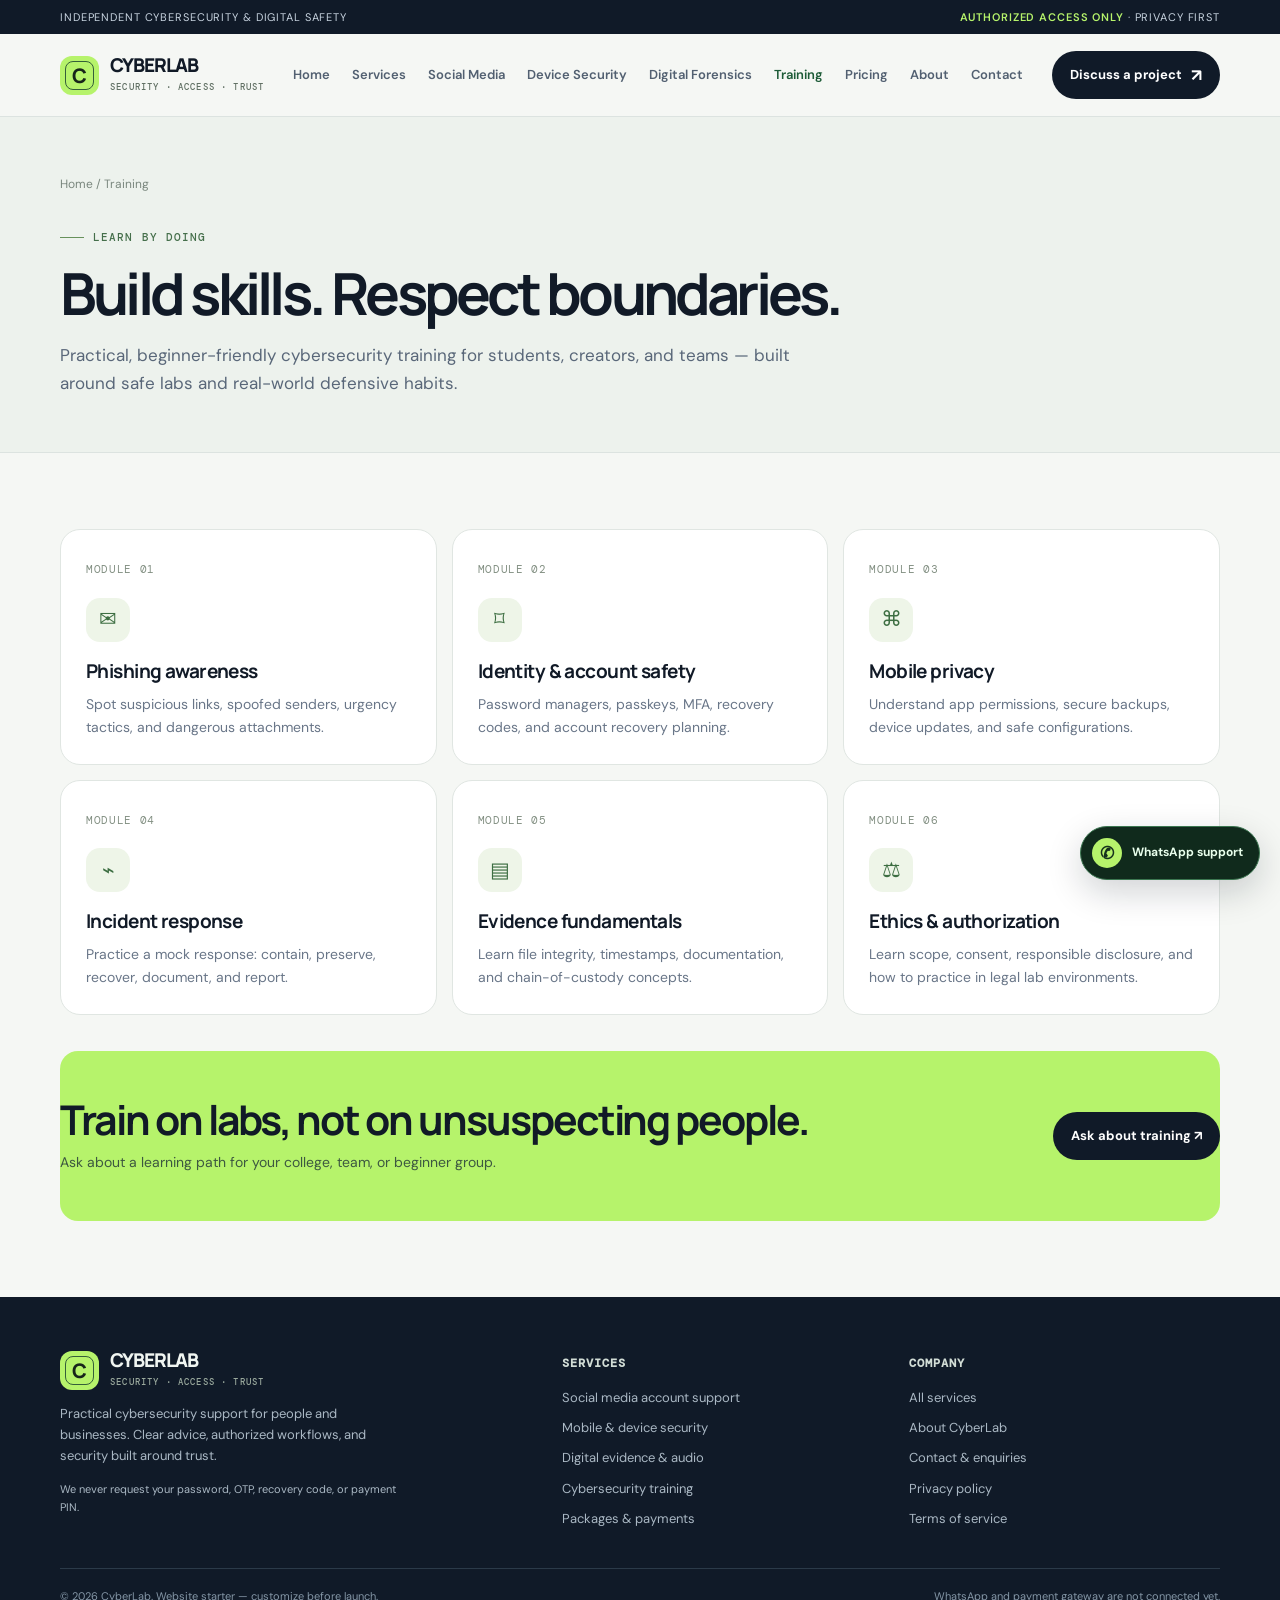
<file: training.html>
<!doctype html><html lang="en"><head><meta charset="utf-8"><meta name="viewport" content="width=device-width, initial-scale=1"><meta name="theme-color" content="#101a28"><meta name="description" content="Cybersecurity, account recovery guidance, device privacy and authorized digital safety services."><title>Cybersecurity Training — CyberLab</title><link rel="stylesheet" href="./style.css"></head><body>
<div class="topline"><div class="wrap"><span>Independent cybersecurity & digital safety</span><span><strong>Authorized access only</strong> · Privacy first</span></div></div>
<header class="header"><div class="wrap nav">
<a class="brand" href="index.html"><span class="brandmark">C</span><span class="brandname">CYBERLAB<small>Security · Access · Trust</small></span></a>
<nav class="navlinks"><a class="" href="index.html">Home</a><a class="" href="services.html">Services</a><a class="" href="social-media.html">Social Media</a><a class="" href="mobile-security.html">Device Security</a><a class="" href="digital-forensics.html">Digital Forensics</a><a class="active" href="training.html">Training</a><a class="" href="pricing.html">Pricing</a><a class="" href="about.html">About</a><a class="" href="contact.html">Contact</a></nav><div class="navright"><a class="btn btn-dark" href="contact.html">Discuss a project <span class="arrow">↗</span></a><button class="menu-btn" type="button" aria-label="Open navigation">Menu ☰</button></div>
</div></header><main>
<section class="pagehero"><div class="wrap"><div class="crumb"><a href="index.html">Home</a> / Training</div><div class="kicker">Learn by doing</div><h1>Build skills. Respect boundaries.</h1><p class="lead">Practical, beginner-friendly cybersecurity training for students, creators, and teams — built around safe labs and real-world defensive habits.</p></div></section>
<section class="section"><div class="wrap"><div class="cards">
<article class="card"><span class="num">MODULE 01</span><div class="card-icon">✉</div><h3>Phishing awareness</h3><p>Spot suspicious links, spoofed senders, urgency tactics, and dangerous attachments.</p></article>
<article class="card"><span class="num">MODULE 02</span><div class="card-icon">⌑</div><h3>Identity & account safety</h3><p>Password managers, passkeys, MFA, recovery codes, and account recovery planning.</p></article>
<article class="card"><span class="num">MODULE 03</span><div class="card-icon">⌘</div><h3>Mobile privacy</h3><p>Understand app permissions, secure backups, device updates, and safe configurations.</p></article>
<article class="card"><span class="num">MODULE 04</span><div class="card-icon">⌁</div><h3>Incident response</h3><p>Practice a mock response: contain, preserve, recover, document, and report.</p></article>
<article class="card"><span class="num">MODULE 05</span><div class="card-icon">▤</div><h3>Evidence fundamentals</h3><p>Learn file integrity, timestamps, documentation, and chain-of-custody concepts.</p></article>
<article class="card"><span class="num">MODULE 06</span><div class="card-icon">⚖</div><h3>Ethics & authorization</h3><p>Learn scope, consent, responsible disclosure, and how to practice in legal lab environments.</p></article>
</div><div class="band" style="margin-top:36px;border-radius:18px"><div class="wrap" style="width:100%"><div><h2>Train on labs, not on unsuspecting people.</h2><p>Ask about a learning path for your college, team, or beginner group.</p></div><a class="btn btn-dark" href="contact.html">Ask about training ↗</a></div></div></div></section>
</main>
<footer class="footer"><div class="wrap"><div class="footgrid">
<div><a class="brand" href="index.html"><span class="brandmark">C</span><span class="brandname">CYBERLAB<small>Security · Access · Trust</small></span></a><p>Practical cybersecurity support for people and businesses. Clear advice, authorized workflows, and security built around trust.</p><p style="font-size:11px">We never request your password, OTP, recovery code, or payment PIN.</p></div>
<div><h4>Services</h4><div class="footlinks"><a href="social-media.html">Social media account support</a><a href="mobile-security.html">Mobile & device security</a><a href="digital-forensics.html">Digital evidence & audio</a><a href="training.html">Cybersecurity training</a><a href="pricing.html">Packages & payments</a></div></div>
<div><h4>Company</h4><div class="footlinks"><a href="services.html">All services</a><a href="about.html">About CyberLab</a><a href="contact.html">Contact & enquiries</a><a href="privacy.html">Privacy policy</a><a href="terms.html">Terms of service</a></div></div>
</div><div class="copyright"><span>© <span data-year></span> CyberLab. Website starter — customize before launch.</span><span>WhatsApp and payment gateway are not connected yet.</span></div></div></footer>
<a class="wa-sticky disabled" data-wa href="#contact"><span class="wa-symbol">✆</span><span class="wa-text">WhatsApp support</span></a>
<script src="./app.js"></script></body></html>
</file>
<file: style.css>
@import url('https://fonts.googleapis.com/css2?family=DM+Mono:wght@400;500&family=DM+Sans:wght@400;500;600;700&family=Manrope:wght@400;500;600;700;800&display=swap');
:root{--ink:#111a27;--paper:#f5f7f4;--white:#fff;--muted:#667386;--line:#dce3e0;--green:#b6f36b;--green-deep:#234f32;--blue:#dce9f4;--dark:#101a28;--dark2:#162436;--radius:20px;--max:1160px}
*{box-sizing:border-box}html{scroll-behavior:smooth}body{margin:0;background:var(--paper);color:var(--ink);font:16px/1.65 'DM Sans',Arial,sans-serif;-webkit-font-smoothing:antialiased}a{color:inherit;text-decoration:none}button,input,textarea,select{font:inherit}button,a{ -webkit-tap-highlight-color:transparent}.wrap{width:min(var(--max),calc(100% - 44px));margin:auto}
.topline{height:34px;background:var(--dark);color:#c8d4e0;font-size:11px;letter-spacing:.08em;text-transform:uppercase}.topline .wrap{height:100%;display:flex;align-items:center;justify-content:space-between;gap:12px}.topline strong{color:var(--green);font-weight:600}
.header{background:#f5f7f4ee;backdrop-filter:blur(18px);border-bottom:1px solid #dce3e0;position:sticky;top:0;z-index:50}.nav{min-height:82px;display:flex;align-items:center;justify-content:space-between;gap:20px}.brand{display:flex;align-items:center;gap:11px;white-space:nowrap}.brandmark{width:39px;height:39px;display:grid;place-items:center;background:var(--green);color:#17251a;border-radius:12px;font-weight:900;font-family:Manrope;font-size:20px;position:relative}.brandmark:after{content:"";position:absolute;inset:5px;border:1px solid #355f39;border-radius:8px}.brandname{font:800 19px/1 Manrope;letter-spacing:-.05em}.brandname small{display:block;font:500 9px/1.6 'DM Mono';letter-spacing:.13em;color:#617064;text-transform:uppercase;margin-top:5px}.navlinks{display:flex;align-items:center;gap:22px;font-size:13px;font-weight:600;color:#526071}.navlinks a:hover,.navlinks a.active{color:#1d5b37}.navright{display:flex;align-items:center;gap:10px}.menu-btn{display:none;background:transparent;border:1px solid var(--line);padding:9px 12px;border-radius:10px}.btn{display:inline-flex;align-items:center;justify-content:center;gap:9px;padding:12px 17px;border-radius:999px;border:1px solid transparent;font-size:13px;font-weight:700;cursor:pointer;transition:transform .2s,background .2s,border .2s}.btn:hover{transform:translateY(-2px)}.btn-dark{background:var(--dark);color:#fff}.btn-dark:hover{background:#253b52}.btn-lime{background:var(--green);color:#1b2a1d}.btn-outline{border-color:#cbd5d2;background:transparent}.btn-outline:hover{border-color:#64766a}.btn-white{background:#fff;color:var(--ink)}.arrow{font-size:17px;line-height:0}
.hero{padding:75px 0 58px;overflow:hidden}.hero-grid{display:grid;grid-template-columns:1.03fr .97fr;gap:56px;align-items:center}.kicker{display:inline-flex;align-items:center;gap:9px;color:#315a3b;font:500 11px 'DM Mono';letter-spacing:.1em;text-transform:uppercase}.kicker:before{content:"";height:1px;width:24px;background:#67915b}.hero h1,.pagehero h1{font:700 clamp(42px,5.2vw,70px)/1.04 Manrope;letter-spacing:-.065em;margin:20px 0 22px;max-width:700px}.hero h1 em,.pagehero h1 em{font-style:normal;color:#557d42}.lead{font-size:18px;line-height:1.7;color:#596779;max-width:580px}.hero-actions{display:flex;gap:11px;flex-wrap:wrap;margin:28px 0 22px}.trustline{display:flex;align-items:center;gap:10px;font-size:12px;color:#6a7785}.trustdot{height:7px;width:7px;border-radius:50%;background:#4e985f;box-shadow:0 0 0 4px #4e985f1d}
.hero-art{min-height:440px;border-radius:28px;background:var(--dark);padding:25px;position:relative;overflow:hidden;color:#edf5f0;box-shadow:0 26px 70px #14223520}.hero-art:before{content:"";position:absolute;width:380px;height:380px;right:-125px;top:-115px;border-radius:50%;background:radial-gradient(circle,#b6f36b26,transparent 68%)}.hero-art:after{content:"";position:absolute;left:-120px;bottom:-210px;width:350px;height:350px;border-radius:50%;border:1px solid #b6f36b25;box-shadow:0 0 0 35px #b6f36b08,0 0 0 70px #b6f36b06}.art-top{display:flex;justify-content:space-between;align-items:center;position:relative;z-index:1;font:11px 'DM Mono';letter-spacing:.08em;color:#aab8c5;text-transform:uppercase}.live-pill{border:1px solid #345344;color:var(--green);padding:6px 9px;border-radius:999px;font-size:10px}.shield-visual{position:relative;z-index:1;height:190px;display:grid;place-items:center;margin:18px 0 8px}.orbit{width:176px;height:176px;border:1px solid #8fbf704b;border-radius:50%;position:absolute;display:grid;place-items:center}.orbit:before,.orbit:after{content:"";position:absolute;border:1px solid #8fbf702c;border-radius:50%}.orbit:before{inset:17px}.orbit:after{inset:-17px}.shield{width:92px;height:104px;background:linear-gradient(150deg,#c6f889,#74b96b);clip-path:polygon(50% 0,92% 15%,87% 63%,50% 100%,13% 63%,8% 15%);display:grid;place-items:center;color:#14231a;font-size:34px;filter:drop-shadow(0 12px 30px #8de36b30)}.orbit-dot{position:absolute;width:8px;height:8px;background:var(--green);border-radius:50%;box-shadow:0 0 12px var(--green)}.orbit-dot.one{top:18px;right:22px}.orbit-dot.two{bottom:20px;left:12px}.art-bottom{position:relative;z-index:1;display:grid;grid-template-columns:1fr 1fr;gap:10px}.mini-panel{border:1px solid #304152;background:#142235bd;border-radius:14px;padding:15px}.mini-panel span{display:block;color:#8ea0b0;font:10px 'DM Mono';text-transform:uppercase;letter-spacing:.06em}.mini-panel strong{display:block;margin-top:5px;font:600 15px Manrope}.mini-panel small{color:var(--green);font-size:11px}.art-note{font:10px 'DM Mono';color:#7f93a6;margin-top:15px;position:relative;z-index:1}
.logostrip{padding:20px 0;border-top:1px solid var(--line);border-bottom:1px solid var(--line);background:#edf1ed}.logostrip .wrap{display:flex;align-items:center;justify-content:space-between;gap:18px;flex-wrap:wrap}.logostrip p{font-size:11px;letter-spacing:.1em;text-transform:uppercase;color:#718071;margin:0}.platforms{display:flex;align-items:center;gap:23px;flex-wrap:wrap;color:#6e7c89;font-weight:700;font-size:13px}.platforms span{white-space:nowrap}
.section{padding:76px 0}.section.dark{background:var(--dark);color:#f2f5f4}.section-head{max-width:690px;margin-bottom:30px}.section-head .kicker{margin-bottom:13px}.section h2,.banner h2{font:700 clamp(30px,3.5vw,46px)/1.12 Manrope;letter-spacing:-.055em;margin:0 0 15px}.section-head p{color:#718091;max-width:630px;margin:0}.section.dark .section-head p{color:#aab8c5}.cards{display:grid;grid-template-columns:repeat(3,1fr);gap:15px}.card{background:#fff;border:1px solid #e0e6e2;border-radius:var(--radius);padding:25px;transition:transform .2s,border .2s,box-shadow .2s}.card:hover{transform:translateY(-4px);border-color:#c5d6c3;box-shadow:0 16px 35px #1c34200a}.card .num{font:11px 'DM Mono';color:#839083;letter-spacing:.06em}.card-icon{width:44px;height:44px;border-radius:14px;background:#eef5e8;color:#3d6e42;display:grid;place-items:center;font-size:21px;margin:16px 0}.card h3{font:700 19px Manrope;letter-spacing:-.03em;margin:0 0 9px}.card p{font-size:14px;color:#697688;margin:0}.card .textlink{display:inline-flex;align-items:center;gap:8px;font-size:12px;font-weight:800;color:#315f3c;margin-top:18px}.section.dark .card{background:#172536;border-color:#2a3b4c;color:#f0f5f2}.section.dark .card p{color:#adbac5}.section.dark .card .num{color:#94a8b6}.section.dark .card-icon{background:#253d31;color:var(--green)}.section.dark .card .textlink{color:var(--green)}
.split{display:grid;grid-template-columns:.85fr 1.15fr;gap:60px;align-items:start}.checklist{display:grid;gap:0}.checkrow{display:grid;grid-template-columns:34px 1fr;gap:13px;padding:19px 0;border-bottom:1px solid var(--line)}.checkmark{height:29px;width:29px;display:grid;place-items:center;border-radius:50%;background:#e2efd9;color:#315d38;font-weight:800}.checkrow h3{font:700 16px Manrope;margin:0 0 4px}.checkrow p{font-size:13px;color:#718091;margin:0}
.band{background:var(--green);padding:46px 0}.band .wrap{display:flex;justify-content:space-between;align-items:center;gap:30px}.band h2{font:700 clamp(28px,3.2vw,42px)/1.1 Manrope;letter-spacing:-.05em;margin:0 0 9px}.band p{margin:0;color:#3d5840;font-size:14px}.band .btn{flex-shrink:0}
.pagehero{padding:58px 0 37px;background:#edf2ed;border-bottom:1px solid var(--line)}.crumb{font-size:12px;color:#7a877e;margin-bottom:25px}.crumb a:hover{color:#315f3c}.pagehero h1{font-size:clamp(38px,4.6vw,58px);max-width:850px;margin:17px 0}.pagehero .lead{max-width:740px;font-size:17px}.pagehero .kicker{color:#456f4b}
.content-grid{display:grid;grid-template-columns:1fr 300px;gap:28px;align-items:start}.prose{background:#fff;border:1px solid var(--line);border-radius:20px;padding:30px}.prose h2{font:700 24px Manrope;letter-spacing:-.04em;margin:30px 0 9px}.prose h2:first-child{margin-top:0}.prose p,.prose li{color:#637184;font-size:14px}.prose ul{padding-left:20px}.sidebox{background:var(--dark);color:#fff;padding:24px;border-radius:20px;position:sticky;top:105px}.sidebox h3{font:700 20px Manrope;margin:0 0 10px}.sidebox p{font-size:13px;color:#aebdca}.sidebox .btn{width:100%;margin-top:10px}.note{border:1px solid #e4d7aa;background:#fff9e6;color:#6c592b;padding:16px 18px;border-radius:14px;font-size:13px}.tag{display:inline-flex;border:1px solid #d6e1d3;background:#f4f8ef;color:#3c6941;border-radius:999px;padding:5px 9px;font:10px 'DM Mono';letter-spacing:.05em;text-transform:uppercase}
.prices{display:grid;grid-template-columns:repeat(3,1fr);gap:15px}.price-card{padding:27px;background:#fff;border:1px solid var(--line);border-radius:20px}.price-card.featured{background:var(--dark);color:#fff;border-color:var(--dark)}.price-card h3{font:700 20px Manrope;margin:12px 0}.price{font:800 37px Manrope;letter-spacing:-.06em}.price small{font:500 12px 'DM Sans';color:#8a978d;letter-spacing:0}.price-card p{color:#718091;font-size:13px}.price-card.featured p{color:#b1beca}.price-card ul{padding-left:19px;color:#687587;font-size:13px;min-height:100px}.price-card.featured ul{color:#b1beca}
.paygrid{display:grid;grid-template-columns:repeat(3,1fr);gap:12px}.paymethod{background:#fff;border:1px solid var(--line);border-radius:15px;padding:19px}.paymethod b{display:block;font:700 15px Manrope}.paymethod p{font-size:12px;color:#718091;margin:7px 0 12px}
.formcard{background:#fff;border:1px solid var(--line);border-radius:20px;padding:27px}.form{display:grid;gap:15px}.field{display:grid;gap:7px}.field label{font-size:12px;font-weight:700;color:#4f5f70}.field input,.field textarea,.field select{width:100%;border:1px solid #d7dfdc;background:#fbfcfa;color:var(--ink);padding:13px 14px;border-radius:11px;outline:none}.field input:focus,.field textarea:focus,.field select:focus{border-color:#689c66;box-shadow:0 0 0 3px #b6f36b45}.fine{font-size:11px;color:#7c8a98}.notice{border:1px solid #dce5d7;background:#f0f6e9;color:#466648;padding:14px 16px;border-radius:12px;font-size:12px}.faq{border-bottom:1px solid var(--line);padding:18px 0}.faq summary{cursor:pointer;font-weight:700;font-size:14px}.faq p{color:#718091;font-size:13px}
.footer{background:var(--dark);color:#f0f5f1;padding:54px 0 25px}.footgrid{display:grid;grid-template-columns:1.5fr 1fr 1fr;gap:36px}.footer .brandname small{color:#9aa99d}.footer .brandmark{background:var(--green)}.footer p{font-size:13px;color:#aab8c4;max-width:340px}.footer h4{font:700 12px 'DM Mono';letter-spacing:.08em;text-transform:uppercase;color:#d2ddd6;margin:4px 0 16px}.footlinks{display:grid;gap:9px;color:#aab8c4;font-size:13px}.footlinks a:hover{color:var(--green)}.copyright{border-top:1px solid #2b3a49;margin-top:38px;padding-top:18px;display:flex;justify-content:space-between;gap:15px;flex-wrap:wrap;font-size:11px;color:#8496a6}
.wa-sticky{position:fixed;right:20px;bottom:20px;z-index:90;display:flex;align-items:center;gap:10px;padding:11px 16px 11px 11px;border-radius:999px;background:#102a1c;color:#e9ffec;border:1px solid #3b7650;box-shadow:0 12px 35px #0b171f30;font-weight:700;font-size:12px}.wa-symbol{width:30px;height:30px;border-radius:50%;display:grid;place-items:center;background:#b6f36b;color:#16321d;font-size:17px}.wa-sticky.disabled{cursor:pointer}.wa-sticky.disabled:hover{transform:translateY(-2px)}.mobile-label{display:none}
@media(max-width:980px){.navlinks{gap:12px;font-size:12px}.navright .btn{display:none}.hero-grid{gap:30px}.hero-art{min-height:410px}.split{gap:30px}.content-grid{grid-template-columns:1fr 260px}}
@media(max-width:800px){.navlinks{display:none;position:absolute;top:116px;left:22px;right:22px;background:#fff;border:1px solid var(--line);border-radius:16px;padding:19px;box-shadow:0 18px 35px #17253614;flex-direction:column;align-items:flex-start;gap:15px}.navlinks.open{display:flex}.menu-btn{display:block}.hero-grid,.split,.content-grid{grid-template-columns:1fr}.hero{padding:48px 0}.hero-art{min-height:390px}.cards{grid-template-columns:repeat(2,1fr)}.sidebox{position:static}.prices,.paygrid{grid-template-columns:1fr 1fr}.band .wrap{align-items:flex-start;flex-direction:column}.pagehero{padding:42px 0 30px}}
@media(max-width:560px){.wrap{width:min(var(--max),calc(100% - 32px))}.topline .wrap{font-size:9px}.nav{min-height:72px}.navlinks{top:105px;left:16px;right:16px}.hero h1{font-size:43px}.lead{font-size:16px}.hero-art{padding:18px;min-height:375px}.cards,.prices,.paygrid,.footgrid{grid-template-columns:1fr}.section{padding:54px 0}.card{padding:22px}.logostrip .wrap{align-items:flex-start;flex-direction:column}.platforms{gap:14px}.band{padding:34px 0}.prose,.formcard{padding:22px}.wa-sticky{right:12px;bottom:12px;padding:9px}.wa-sticky .wa-text{display:none}.wa-sticky .wa-symbol{width:34px;height:34px}.copyright{display:block}.copyright span{display:block;margin-top:6px}}


/* deployment safety */
img,svg,video{max-width:100%;height:auto}html,body{max-width:100%;overflow-x:hidden}button{cursor:pointer} .navlinks.open{display:flex}
</file>
